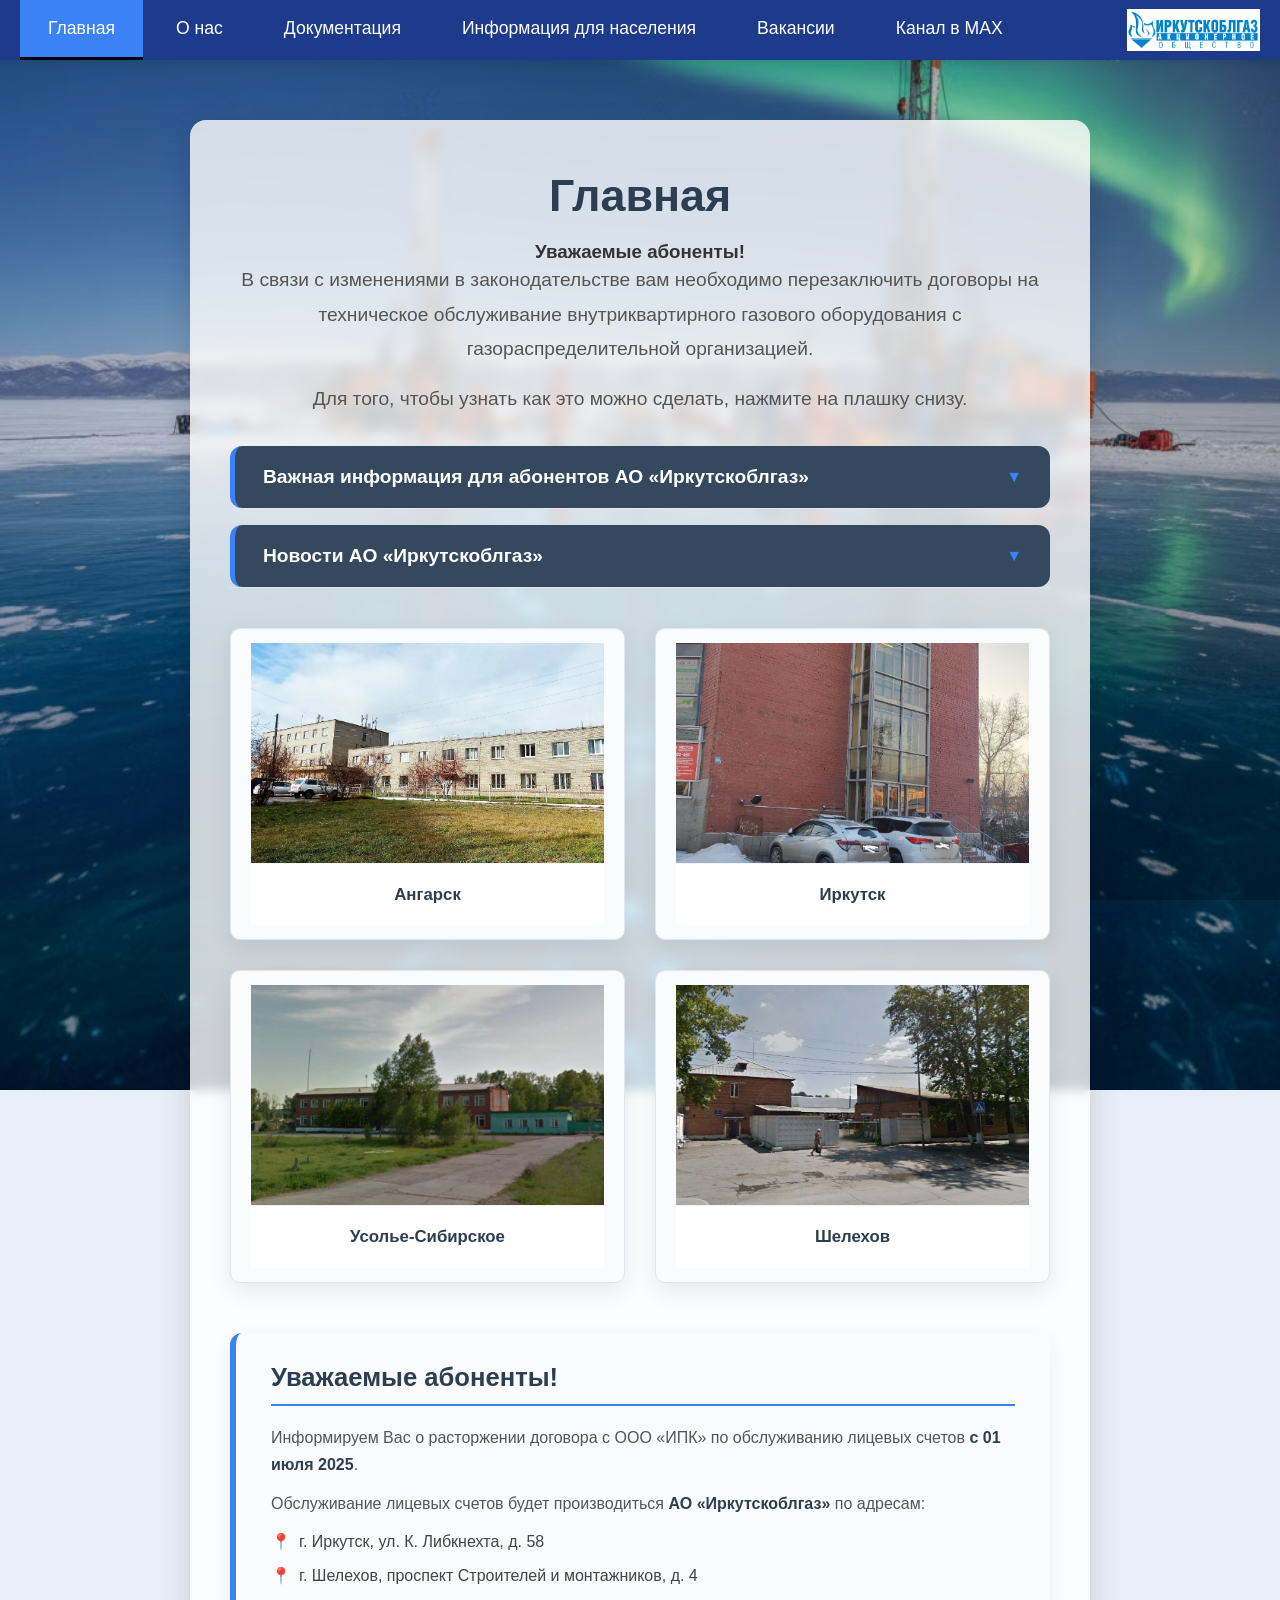
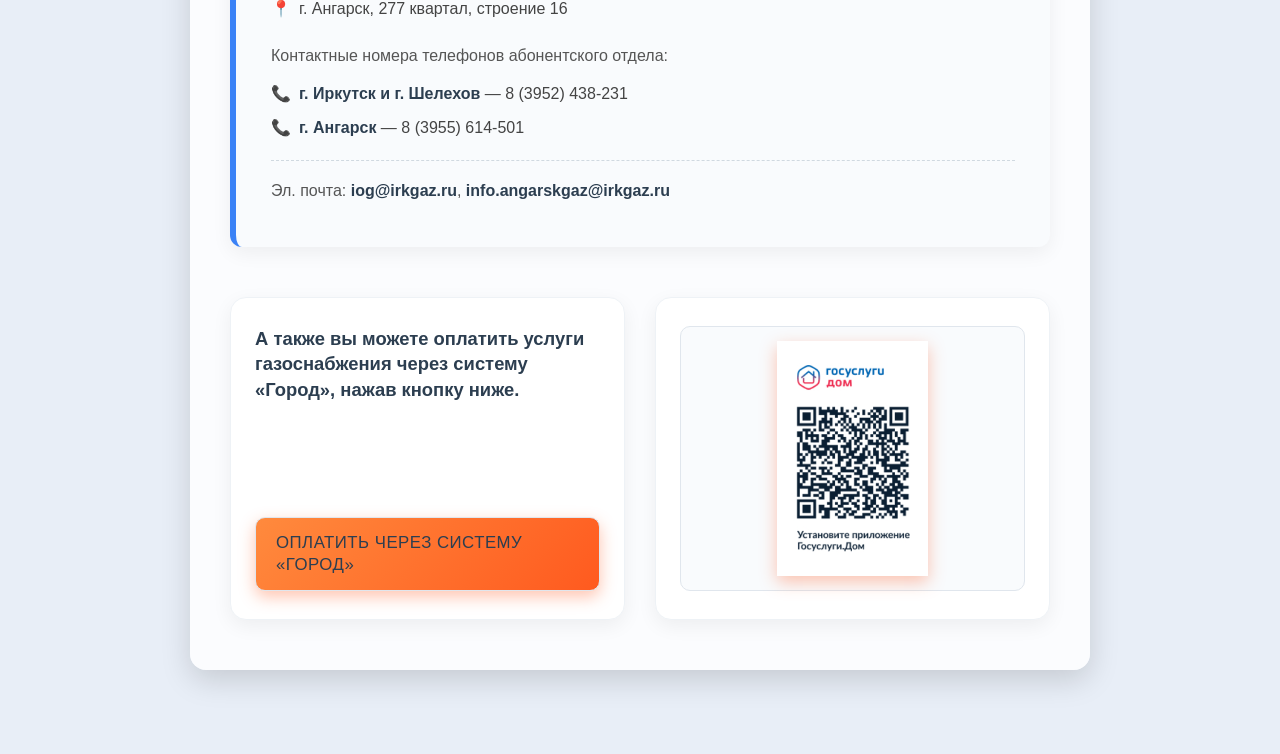
<file: index.html>
<!DOCTYPE html>
<html lang="ru">
<head>
    <link rel="icon" href="images/mini_logo2.png" sizes="32x32" type="image/png">
    <meta charset="UTF-8">
    <meta name="viewport" content="width=device-width, initial-scale=1.0">
    <title>Главная АО «Иркутскоблгаз»</title>
    <link rel="stylesheet" href="css/style.css">  
    <link rel="stylesheet" href="css/index.css"> 
</head>
<body>
    <nav class="navbar">
        <ul class="nav-menu">
            <li><a href="index.html" class="active">Главная</a></li>
            <li><a href="page2.html">О нас</a></li>
            <li><a href="page3.html">Документация</a></li>
            <li><a href="page4.html">Информация для населения</a></li>
            <li><a href="page5.html">Вакансии</a></li>
            <li><a href="https://max.ru/id3800000750_biz">Канал в MAX</a></li>
        </ul>

            <a href="index.html" class="nav-logo">
                <img src="images/logo.png" alt="Логотип">
            </a>
    </nav>

    

    <section class="page">
        <div class="docs-list">
            <div class="content-box">
                <h1>Главная</h1>
                <h3>Уважаемые абоненты!</h3>
                <p>В связи с изменениями в законодательстве вам необходимо перезаключить договоры на техническое обслуживание внутриквартирного газового оборудования с газораспределительной организацией.</p>
                <p>Для того, чтобы узнать как это можно сделать, нажмите на плашку снизу.</p>
                <div class="accordion">
                    <div>
                        <input type="checkbox" id="acc1">
                        <label for="acc1" class="accordion-header">
                            <span>Важная информация для абонентов АО «Иркутскоблгаз»</span>
                            <span class="arrow">▼</span>
                        </label>
                        <div class="accordion-content">
                            <dt><a href="contratcs/Политика обработки персональных данных ИОГ.pdf" target="_blank">
                                    Политика обработки персональных данных АО «Иркутскоблгаз»
                                </a><dt>
                            <dt><a href="contratcs/Документ Microsoft Word.docx" target="_blank">
                                    Документы, необходимые для заключения договоров на поставку газа, техническое обслуживание и ремонт внутриквартирного газового оборудования (ВКГО) и открытия лицевого счета
                                </a><dt>
                            <dt><a href="contratcs/Уважаемые-потребители-газа.pdf" target="_blank">
                                    Перезаключение договора на техническое обслуживание внутриувартирного газового оборудования с газораспределительной организацией
                                </a><dt>
                        </div>
                        
                    </div>

                    <div>
                        <input type="checkbox" id="acc2">
                        <label for="acc2" class="accordion-header">
                            <span>Новости АО «Иркутскоблгаз»</span>
                            <span class="arrow">▼</span>
                        </label>
                        <div class="accordion-content">
                            <dt><a href="contratcs/Объявление на сайт об измен цены с 01.10.2026 общее (1).docx" target="_blank">
                                    Изменение тарифов для граждан за услуги АО «Иркутскоблгаз» с 01.10.2026
                                </a><dt>
                        </div>                        
                    </div>
                </div>

                <div class="cards-grid">
                    <a href="ref_index_page/card1.html" class="card">
                        <img src="images/Angarsk.png">
                        <div class="card-caption">Ангарск</div>
                    </a>

                    <a href="ref_index_page/card2.html" class="card">
                        <img src="images/Irkutsk.png">
                        <div class="card-caption">Иркутск</div>
                    </a>

                    <a href="ref_index_page/card3.html" class="card">
                        <img src="images/usolie.png">
                        <div class="card-caption">Усолье-Сибирское</div>
                    </a>

                    <a href="ref_index_page/card4.html" class="card">
                        <img src="images/shelihov.png">
                        <div class="card-caption">Шелехов</div>
                    </a>
                </div>

                <div class="announcement">
                    <h2 class="announcement-title">Уважаемые абоненты!</h2>

                    <p class="announcement-lead">
                        Информируем Вас о расторжении договора с ООО «ИПК» по обслуживанию лицевых счетов
                        <strong>с 01 июля 2025</strong>.
                    </p>

                    <p>
                        Обслуживание лицевых счетов будет производиться <strong>АО «Иркутскоблгаз»</strong>
                        по адресам:
                    </p>

                    <ul class="announcement-addresses">
                        <li>г. Иркутск, ул. К. Либкнехта, д. 58</li>
                        <li>г. Шелехов, проспект Строителей и монтажников, д. 4</li>
                        <li>г. Ангарск, 277 квартал, строение 16</li>
                    </ul>

                    <p>Контактные номера телефонов абонентского отдела:</p>

                    <ul class="announcement-phones">
                        <li><span>г. Иркутск и г. Шелехов</span> — 8 (3952) 438-231</li>
                        <li><span>г. Ангарск</span> — 8 (3955) 614-501</li>
                    </ul>

                    <p class="announcement-email">
                        Эл. почта: <strong>iog@irkgaz.ru</strong>, <strong>info.angarskgaz@irkgaz.ru</strong>
                    </p>
                </div>

                <div class="action-grid">
                    <!-- Левая колонка -->
                    <div class="action-card">
                        <h3 class="action-title">А также вы можете оплатить услуги газоснабжения через систему «Город», нажав кнопку ниже.</h3>
                        <a href="https://gw3-online.uplati.ru/otpay/select_service/irkoblgaz?utm_source=irkutskoblgaz.ru&utm_medium=referral&utm_campaign=pay-button" target="_blank" class="action-btn">
                            Оплатить через систему «ГОРОД»
                        </a>
                    </div>

                    <!-- Правая колонка -->
                        <div class="action-card">
                        <a href="contratcs/Госуслуги.Дом-для-физлиц.pdf" class="action-image-link">
                            <img src="images/GosUslugi.png">
                        </a>
                    </div>

                </div>
            </div>
        </div>
    </section>

</body>
</html>
</file>
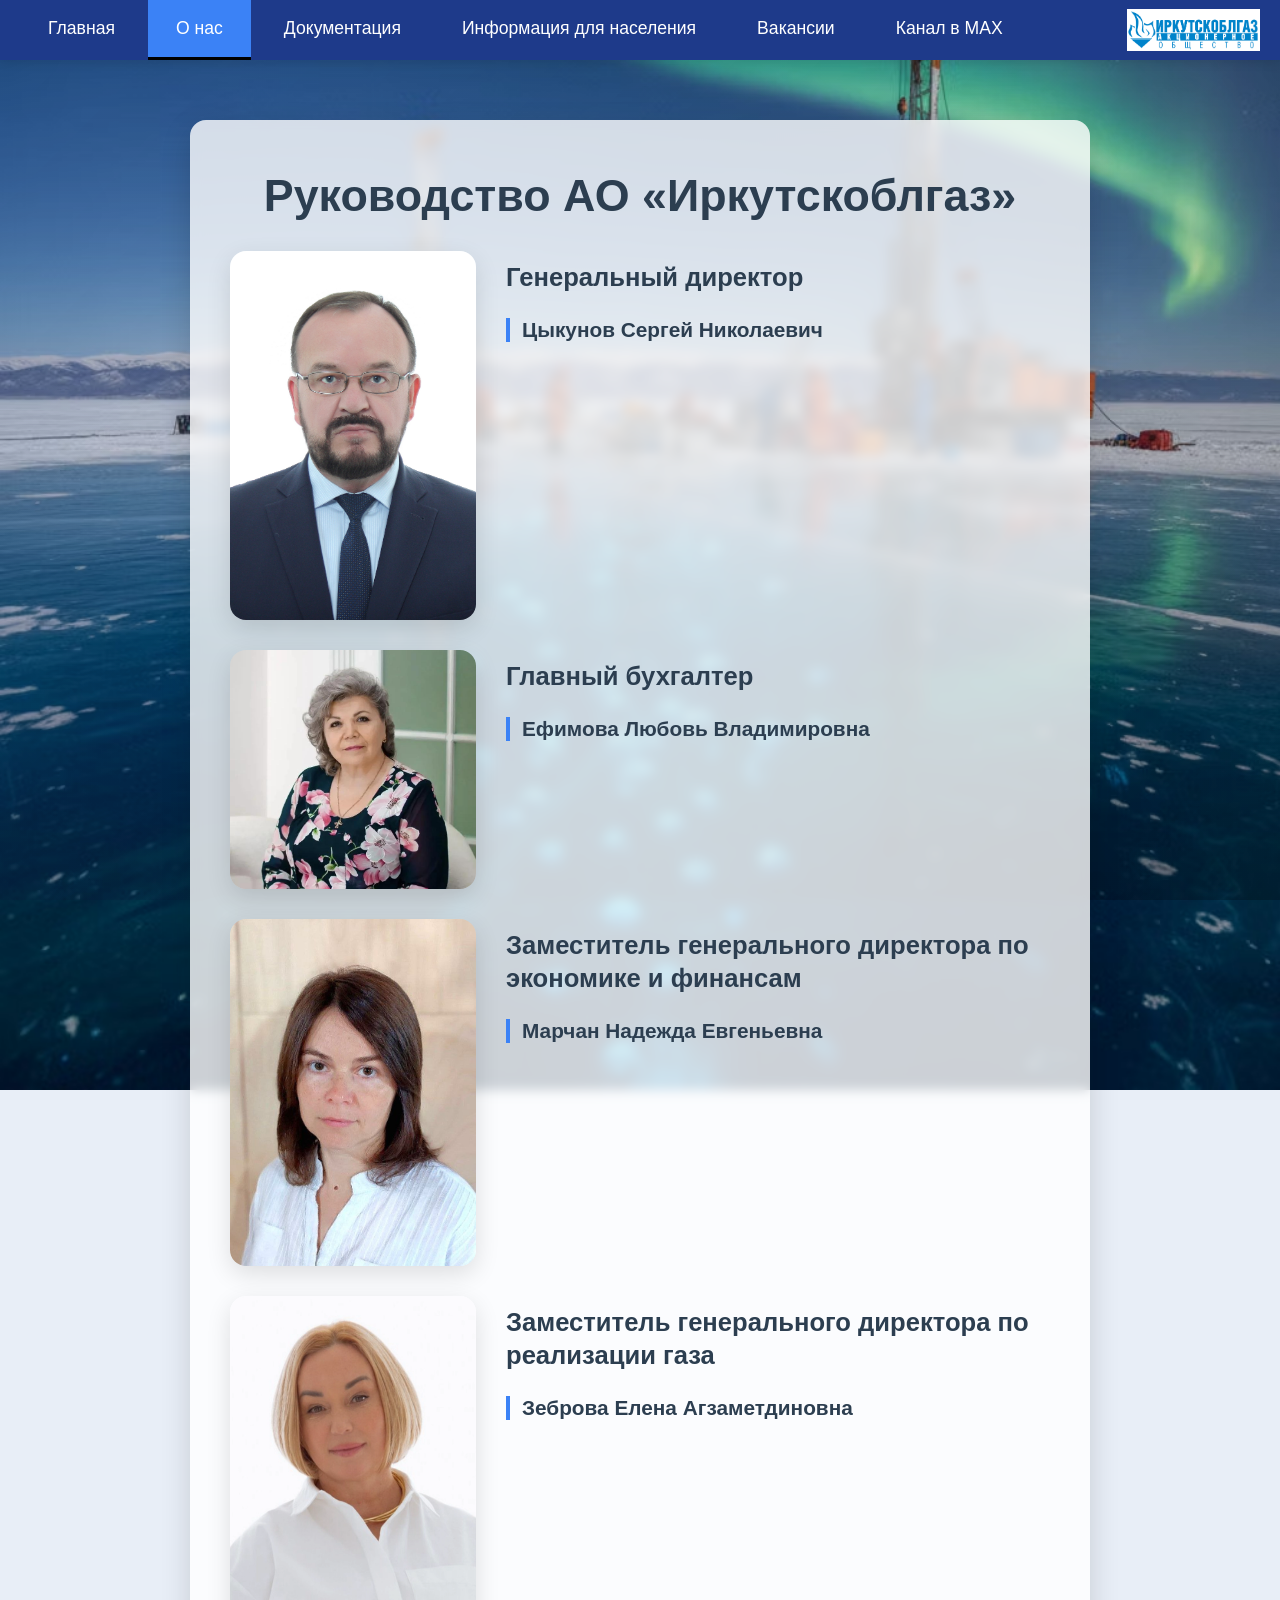
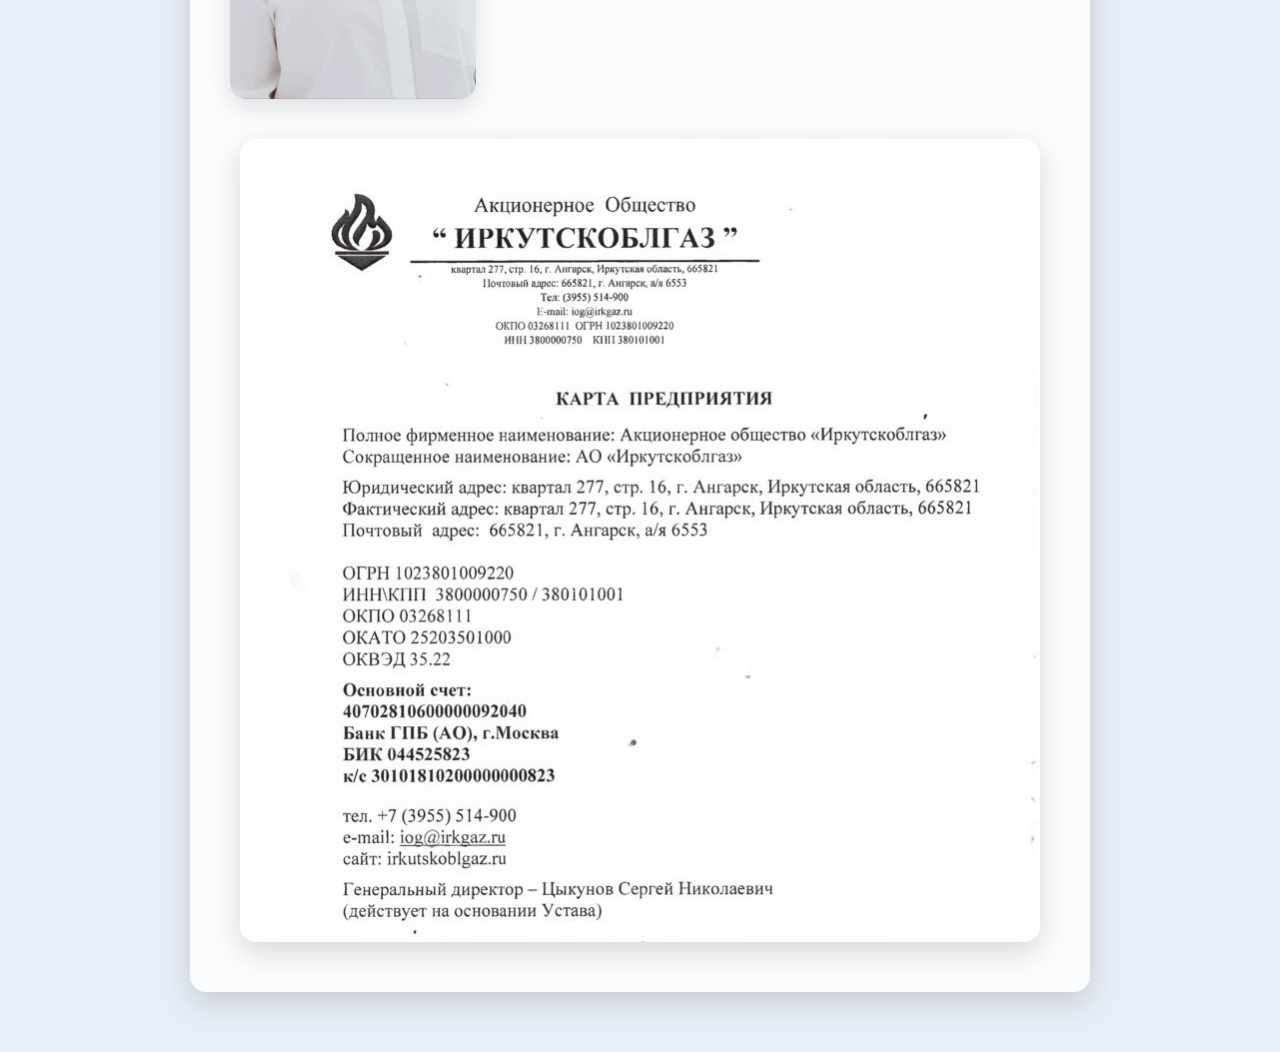
<file: page2.html>
<!DOCTYPE html>
<html lang="ru">
<head>
    <link rel="icon" href="images/mini_logo2.png" sizes="32x32" type="image/png">
    <meta charset="UTF-8">
    <meta name="viewport" content="width=device-width, initial-scale=1.0">
    <title>О нас АО «Иркутскоблгаз»</title>
    <link rel="stylesheet" href="css/style.css">
    <link rel="stylesheet" href="css/page2.css">
</head>
<body>

    <nav class="navbar">
        <ul class="nav-menu">
            <li><a href="index.html">Главная</a></li>
            <li><a href="page2.html" class="active">О нас</a></li>
            <li><a href="page3.html">Документация</a></li>
            <li><a href="page4.html">Информация для населения</a></li>
            <li><a href="page5.html">Вакансии</a></li>
            <li><a href="https://max.ru/id3800000750_biz">Канал в MAX</a></li>
        </ul>

        <a href="index.html" class="nav-logo">
                <img src="images/logo.png" alt="Логотип">
            </a>
    </nav>

    <section class="page">
        <div class="content-box">
            <h1>Руководство АО «Иркутскоблгаз»</h1>

            <div class="about-block">
                <!-- Левая колонка: фотография -->
                <div class="about-photo">
                    <img src="images/New_dir.jpg" alt="Фотография руководителя">
                </div>

                    <!-- Правая колонка: текст-подпись рядом с фото -->
                <div class="about-text">
                    <h2>Генеральный директор</h2>
                    <h3>Цыкунов Сергей Николаевич</h3>
                </div>
            </div>

            <div class="about-block">
                <!-- Левая колонка: фотография -->
                <div class="about-photo">
                    <img src="images/Lubov_Vladimirovna.jpg" alt="Фотография руководителя">
                </div>

                    <!-- Правая колонка: текст-подпись рядом с фото -->
                <div class="about-text">
                    <h2>Главный бухгалтер</h2>
                    <h3>Ефимова Любовь Владимировна</h3>
                </div>
            </div>

            <div class="about-block">
                <!-- Левая колонка: фотография -->
                <div class="about-photo">
                    <img src="images/Nadehda_Evgenievna.jpg" alt="Фотография руководителя">
                </div>

                    <!-- Правая колонка: текст-подпись рядом с фото -->
                <div class="about-text">
                    <h2>Заместитель генерального директора по экономике и финансам</h2>
                    <h3>Марчан Надежда Евгеньевна</h3>
                </div>
            </div>

            <div class="about-block">
                <!-- Левая колонка: фотография -->
                <div class="about-photo">
                    <img src="images/IMG_1908.webp" alt="Фотография руководителя">
                </div>

                    <!-- Правая колонка: текст-подпись рядом с фото -->
                <div class="about-text">
                    <h2>Заместитель генерального директора по реализации газа</h2>
                    <h3>Зеброва Елена Агзаметдиновна</h3>
                </div>
            </div>
            
            <div class="full-photo">
                <a href="images/Karta_Predpriatia.jpg" target="_blank">
                    <img src="images/Karta_Predpriatia.jpg" alt="Коллектив организации">
                </a>
            </div>
        </div>
    </section>

</body>
</html>
</file>
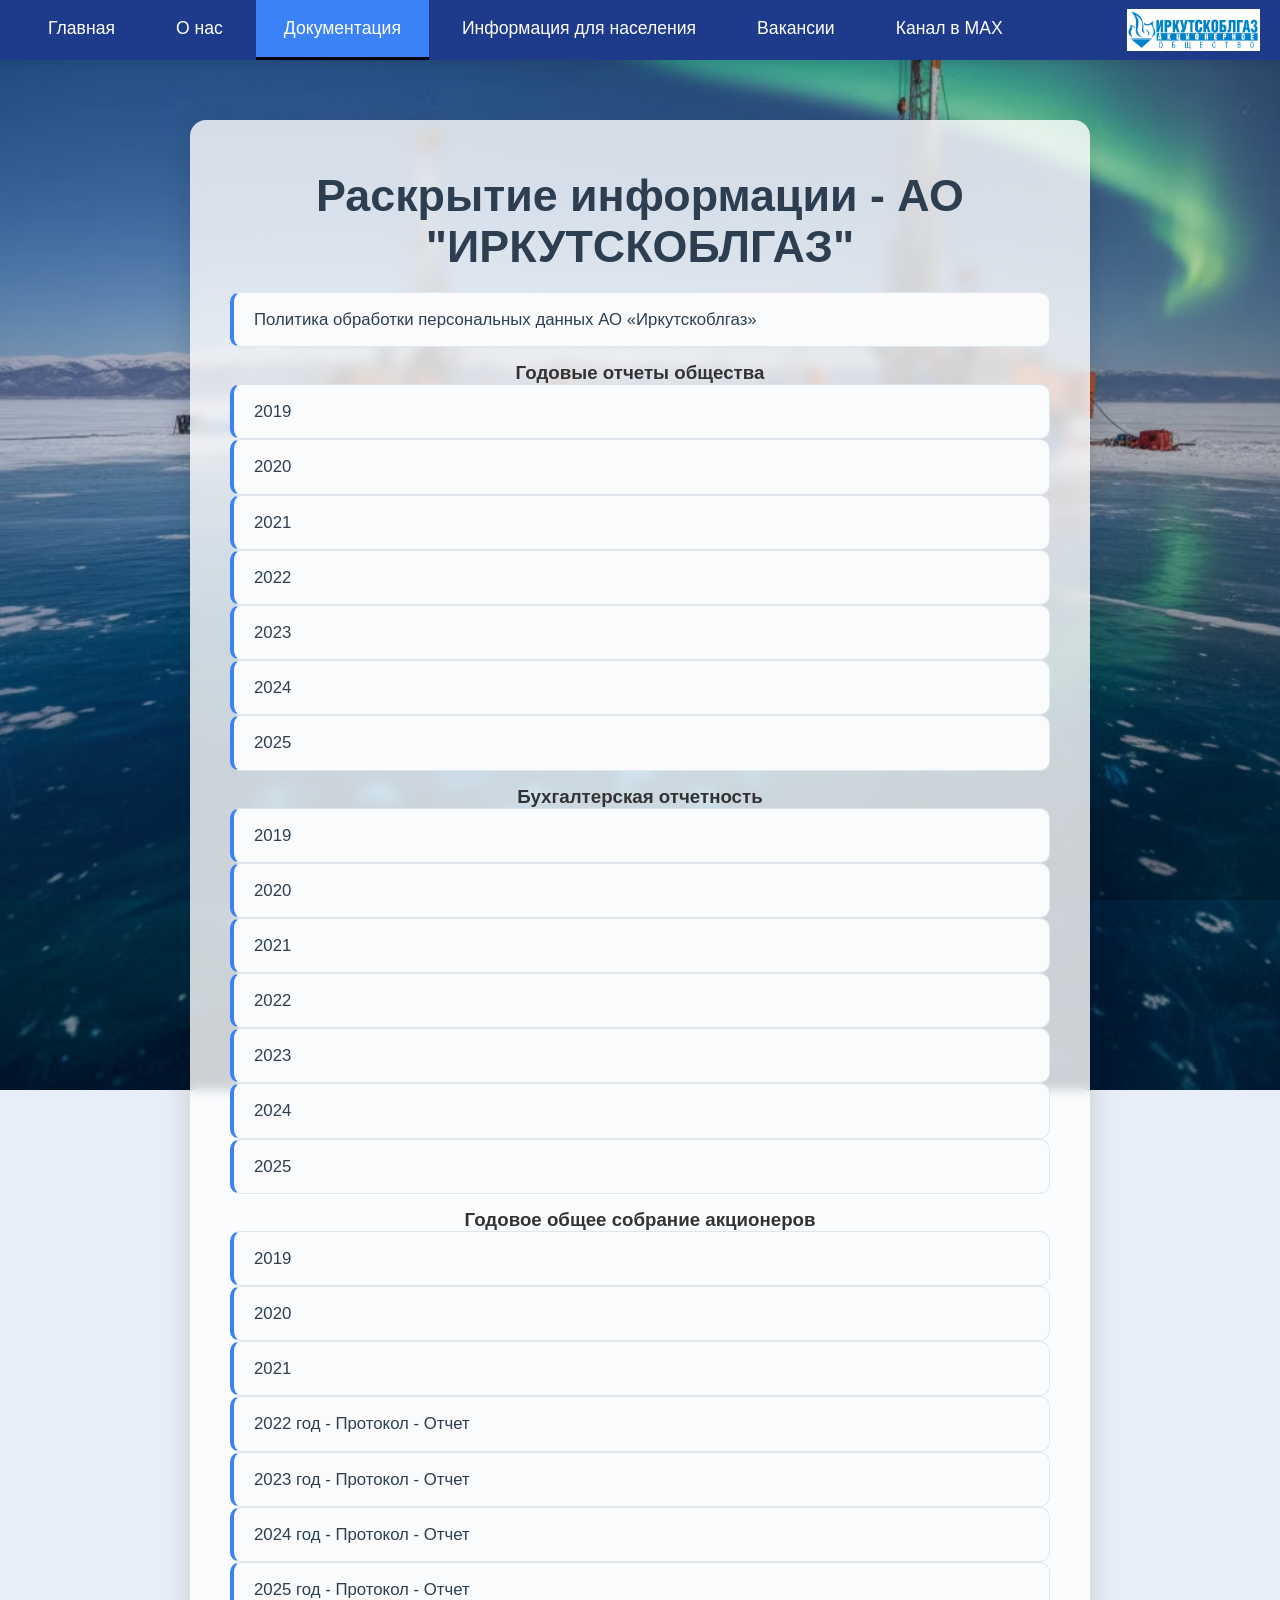
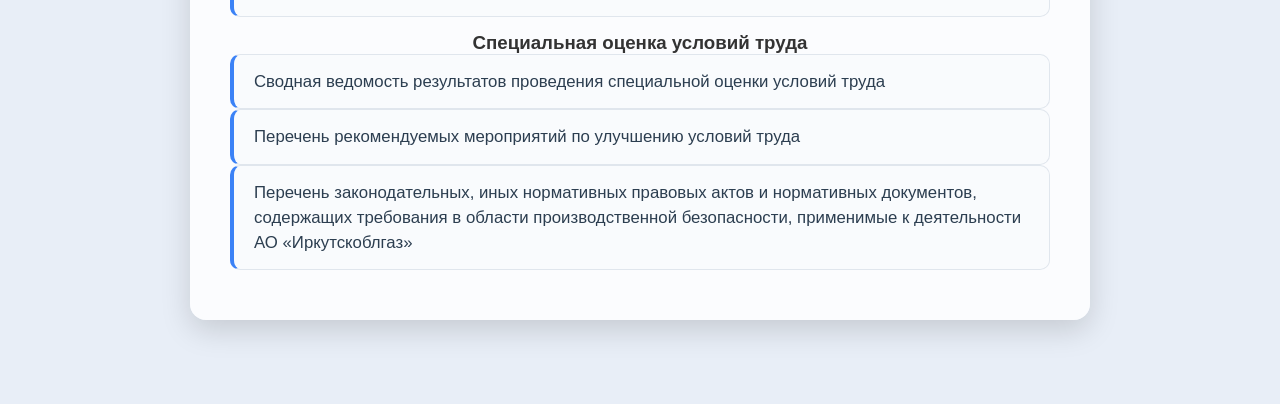
<file: page3.html>
<!DOCTYPE html>
<html lang="ru">
<head>
    <link rel="icon" href="images/mini_logo2.png" sizes="32x32" type="image/png">
    <meta charset="UTF-8">
    <meta name="viewport" content="width=device-width, initial-scale=1.0">
    <title>Документация АО «Иркутскоблгаз»</title>
    <link rel="stylesheet" href="css/style.css">
    <link rel="stylesheet" href="css/page3.css">
</head>
<body>

    <nav class="navbar">
        <ul class="nav-menu">
            <li><a href="index.html">Главная</a></li>
            <li><a href="page2.html">О нас</a></li>
            <li><a href="page3.html" class="active">Документация</a></li>
            <li><a href="page4.html">Информация для населения</a></li>
            <li><a href="page5.html">Вакансии</a></li>
            <li><a href="https://max.ru/id3800000750_biz">Канал в MAX</a></li>
        </ul>

        <a href="index.html" class="nav-logo">
                <img src="images/logo.png" alt="Логотип">
            </a>
    </nav>

    <section class="page">
        <div class="docs-list">
            <div class="content-box">
                <h1>Раскрытие информации - АО "ИРКУТСКОБЛГАЗ"</h1>
                <h3><a href="contratcs/Политика обработки персональных данных АО «Иркутскоблгаз».pdf" target="_blank">
                                    Политика обработки персональных данных АО «Иркутскоблгаз»
                                </a></h3>

                <p></p>
                <p></p>

                <h3>Годовые отчеты общества</h3>
                <a href="contratcs/2019-ГО.pdf" target="_blank">
                                    2019</a>
                <a href="contratcs/2020-ГО.pdf" target="_blank">
                                    2020</a>
                <a href="contratcs/2021-ГО.pdf" target="_blank">
                                    2021</a>
                <a href="contratcs/2022-ГО.pdf" target="_blank">
                                    2022</a>
                <a href="contratcs/2023-ГО.pdf" target="_blank">
                                    2023</a>
                <a href="contratcs/2024-ГО.pdf" target="_blank">
                                    2024</a>
                <a href="contratcs/2025-ГО.pdf" target="_blank">
                                    2025</a>

                <p></p>
                <p></p>

                <h3>Бухгалтерская отчетность</h3>
                <a href="contratcs/2019-БО.pdf" target="_blank">
                                    2019</a>
                <a href="contratcs/2020-БО.pdf" target="_blank">
                                    2020</a>
                <a href="contratcs/2021-БО.pdf" target="_blank">
                                    2021</a>
                <a href="contratcs/2022-БО.pdf" target="_blank">
                                    2022</a>
                <a href="contratcs/2023-БО.pdf" target="_blank">
                                    2023</a>
                <a href="contratcs/2024-БО.pdf" target="_blank">
                                    2024</a>
                <a href="contratcs/2025-БО.pdf" target="_blank">
                                    2025</a>
            
                <p></p>
                <p></p>

                                <h3>Годовое общее собрание акционеров</h3>
                <a href="" target="_blank">
                                    2019</a>
                <a href="" target="_blank">
                                    2020</a>
                <a href="" target="_blank">
                                    2021</a>
                <a href="contratcs/Протокол-ГОСА-АО-ПРЦ-от-30.06.2022.pdf" target="_blank">
                                    2022 год - Протокол - Отчет</a>
                <a href="contratcs/Протокол-ГОСА_ИОГ_2023.pdf" target="_blank">
                                    2023 год - Протокол - Отчет</a>
                <a href="contratcs/Протокол-ГОСА_ИОГ_2024.pdf" target="_blank">
                                    2024 год - Протокол - Отчет</a>
                <a href="contratcs/Протокол-ГОСА_2026_ИОГ.pdf" target="_blank">
                                    2025 год - Протокол - Отчет</a>
            
                <p></p>
                <p></p>

                <h3>Специальная оценка условий труда</h3>
                <a href="contratcs/Сводная-ведомость-результатов-проведения-специальной-оценки-условий-труда.pdf" target="_blank">
                                    Сводная ведомость результатов проведения специальной оценки условий труда</a>
                <a href="contratcs/Перечень-рекомендуемых-мероприятий-по-улучшению-условий-труда.pdf" target="_blank">
                                    Перечень рекомендуемых мероприятий по улучшению условий труда</a>
                <a href="contratcs/Перечень-НПА-подписанный.pdf" target="_blank">
                                    Перечень законодательных, иных нормативных правовых актов и нормативных документов, содержащих требования в области производственной безопасности, применимые к деятельности АО «Иркутскоблгаз»</a>
            </div>
        </div>
    </section>

</body>
</html>
</file>
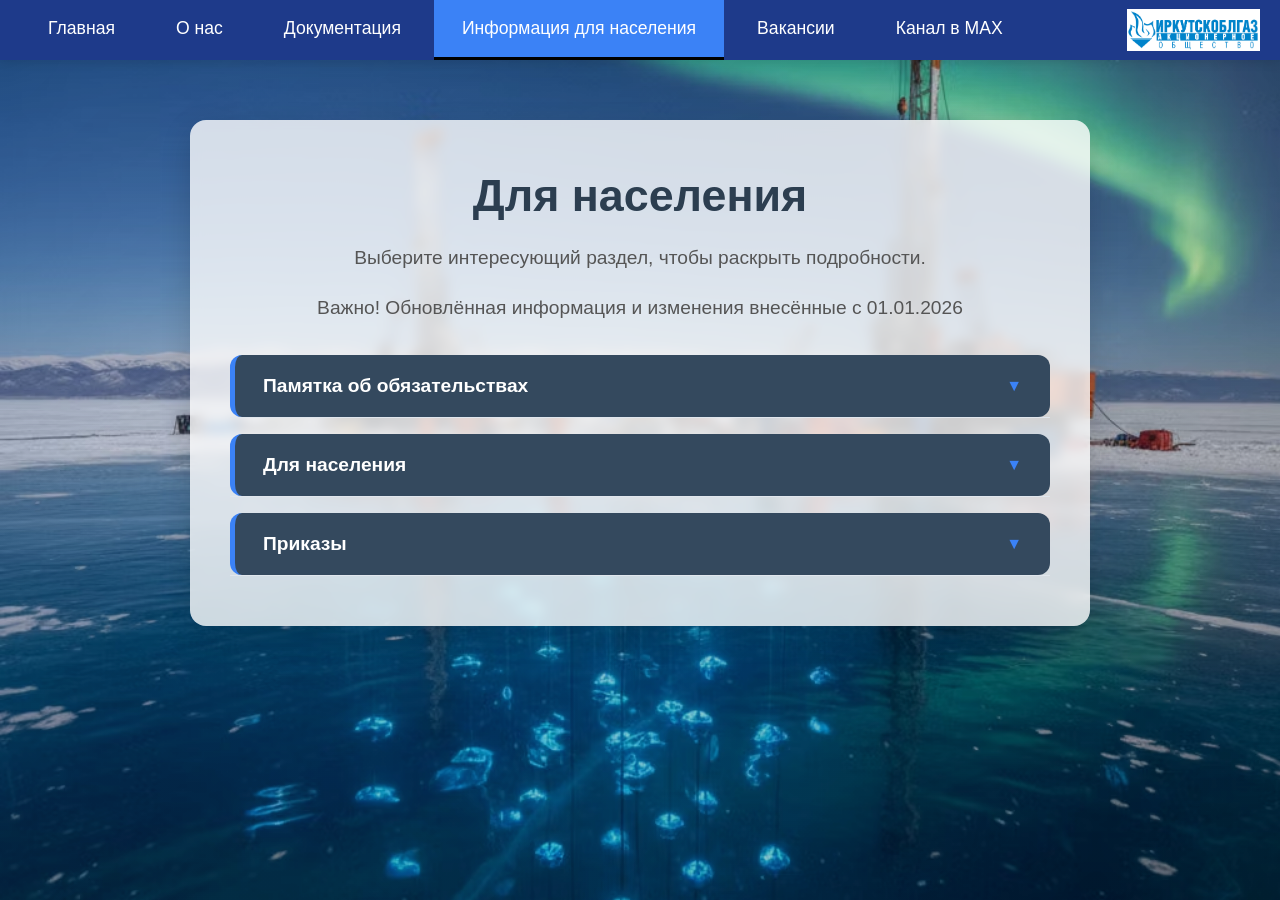
<file: page4.html>
<!DOCTYPE html>
<html lang="ru">
<head>
    <link rel="icon" href="images/mini_logo2.png" sizes="32x32" type="image/png">
    <meta charset="UTF-8">
    <meta name="viewport" content="width=device-width, initial-scale=1.0">
    <title>Информация для населения АО «Иркутскоблгаз»</title>
    <link rel="stylesheet" href="css/style.css">
    <link rel="stylesheet" href="css/page4.css">
</head>
<body>

    <nav class="navbar">
        <ul class="nav-menu">
            <li><a href="index.html">Главная</a></li>
            <li><a href="page2.html">О нас</a></li>
            <li><a href="page3.html">Документация</a></li>
            <li><a href="page4.html" class="active">Информация для населения</a></li>
            <li><a href="page5.html">Вакансии</a></li>
            <li><a href="https://max.ru/id3800000750_biz" target="_blank">Канал в MAX</a></li>
        </ul>

        <a href="index.html" class="nav-logo">
                <img src="images/logo.png" alt="Логотип">
            </a>
    </nav>

    <section class="page">
        <div class="content-box">
            <h1>Для населения</h1>
            <p>Выберите интересующий раздел, чтобы раскрыть подробности.</p>
            <p>Важно! Обновлённая информация и изменения внесённые с 01.01.2026</p>

            <div class="accordion">
                
                <!-- Блок 1: Памятка -->
                <div>
                    <input type="checkbox" id="acc3">
                    <label for="acc3" class="accordion-header">
                        <span>Памятка об обязательствах</span>
                        <span class="arrow">▼</span>
                    </label>
                    <div class="accordion-content">
                        <p>ЖИЛИЩНО-ЭКСПЛУАТАЦИОННЫЕ ОРГАНИЗАЦИИ И ДОМОВЛАДЕЛЬЦЫ ОБЯЗАНЫ:</p>
                        <li><strong>Оказывать предприятиям газового хозяйства всестороннюю помощь при проведении ими технического обслуживания газового оборудования (1 раз в год) и пропаганды безопасности пользования газом среди населения.</strong></li>
                        <li><strong>Содержать в надлежащем техническом состоянии подвалы, технические коридоры и подполья, поддерживать в рабочем состоянии их электроосвещение и вентиляцию. Следить за местами пересечений внутренних газопроводов и строительных элементов зданий, герметизаций вводов в здания инженерных коммуникаций.</strong></li>
                        <li><strong>Обеспечивать работникам предприятий газового хозяйства беспрепятственный доступ в любое время суток в подвалы, технические подполья и помещения первых этажей для проверки их на загазованность.</strong></li>
                        <li><strong>Своевременно обеспечивать проверку состояния дымоходов, вентиляционных каналов и оголовков дымоходов, осуществлять контроль за качеством их проверки, предоставлять предприятиям газового хозяйства, по их требованию, акты проверки исправности дымоходов и вентиляционных каналов или сведения о последней проверке, занесенные в специальный журнал.</strong></li>
                        <li><strong>Немедленно сообщать предприятиям газового хозяйства о необходимости отключения газовых приборов при самовольной их установке или выявлении неисправности дымоходов.</strong></li>
                        <li><strong>Заселять газифицированные квартиры (заселение первичное, при обмене) только после инструктажа жильцов представителем предприятия газового хозяйства при наличии подтверждающего документа.</strong></li>
                        <li><strong>Вызывать представителя газового хозяйства для отключения приборов при выезде жильца на квартиры.</strong></li>
                        <a href="contratcs/1-Памятка.jpg" target="_blank">
                            <img src="contratcs/1-Памятка.jpg" alt="Приказ №123">
                        </a>
                    </div>
                </div>
                
                <!-- Блок 2: Для населения -->
                <div>
                    <input type="checkbox" id="acc1">
                    <label for="acc1" class="accordion-header">
                        <span>Для населения</span>
                        <span class="arrow">▼</span>
                    </label>
                    <div class="accordion-content">
                        <dt><a href="contratcs/Договор-на-поставку-газа-Иркутскоблгаз.pdf" target="_blank">
                                Договор на поставку газа для населения
                            </a></dt>
                        <dt><a href="contratcs/Приказ-№45-П—Об-изменении-цены-на-АГЗС-АО-«Иркутскоблгаз».pdf" target="_blank">
                                Приказ №45-П от 13 марта 2026 — Об изменении цены на АГЗС АО «Иркутскоблгаз»
                            </a></dt>
                    </div>
                </div>

                <!-- Блок 3: Приказы -->
                <div>
                    <input type="checkbox" id="acc2">
                    <label for="acc2" class="accordion-header">
                        <span>Приказы</span>
                        <span class="arrow">▼</span>
                    </label>
                    <div class="accordion-content">
                        <dt><a href="contratcs/ПРИКАЗ-№202-П-ОТ-29.12.2025-АО-«ИРКУТСКОБЛГАЗ».pdf" target="_blank">
                                ПРИКАЗ №202-П ОТ 29.12.2025 АО «ИРКУТСКОБЛГАЗ» Об установлении цены реализации на газ сухой, реализуемый для Юр лиц с 01.01.2026
                            </a></dt>
                        <dt><a href="contratcs/ПРИКАЗ-№201-П-ОТ-29.12.2025-АО-«ИРКУТСКОБЛГАЗ».pdf" target="_blank">
                                ПРИКАЗ №201-П ОТ 29.12.2025 АО «ИРКУТСКОБЛГАЗ» Об утверждении прейскуранта цен на работы по тех обслуживанию и ремонту газораспределительных систем
                            </a></dt>
                        <dt><a href="contratcs/ПРИКАЗ-№200-П-ОТ-29.12.2025-АО-«ИРКУТСКОБЛГАЗ».pdf" target="_blank">
                                ПРИКАЗ №200-П ОТ 29.12.2025 АО «ИРКУТСКОБЛГАЗ» Об утверждении розничных цен на сжиженный газ на территории Ангарского городского муниципального образования Ирк области
                            </a></dt>
                        <dt><a href="contratcs/ПРИКАЗ-№199-П-ОТ-29.12.2025-АО-«ИРКУТСКОБЛГАЗ».pdf" target="_blank">
                                ПРИКАЗ №199-П ОТ 29.12.2025 АО «ИРКУТСКОБЛГАЗ» Об установлении цены на сжиженный газ, реализуемый из групповых газовых резервуарных установок населению для бытовых нужд
                            </a></dt>
                        <dt><a href="contratcs/ПРИКАЗ-№79-594-ОТ-19.12.2025-СЛУЖБА-ПО-ТАРИФАМ.pdf" target="_blank">
                                ПРИКАЗ №79-594 ОТ 19.12.2025 СЛУЖБА ПО ТАРИФАМ Об установлении цены на сжиженный газ, реализуемый населению для бытовых нужд на территории Ангарского городского муниципального образования Ирк области
                            </a></dt>
                        <dt><a href="contratcs/ПРИКАЗ-№79-595-ОТ-19.12.2025-СЛУЖБА-ПО-ТАРИФАМ.pdf" target="_blank">
                                ПРИКАЗ №79-595 ОТ 19.12.2025 СЛУЖБА ПО ТАРИФАМ Об установлении цены на сжиженный газ, реализуемый населению для бытовых нужд на территории Иркутской области
                            </a></dt>
                    </div>
                </div>

            </div>
        </div>
    </section>

</body>
</html>
</file>
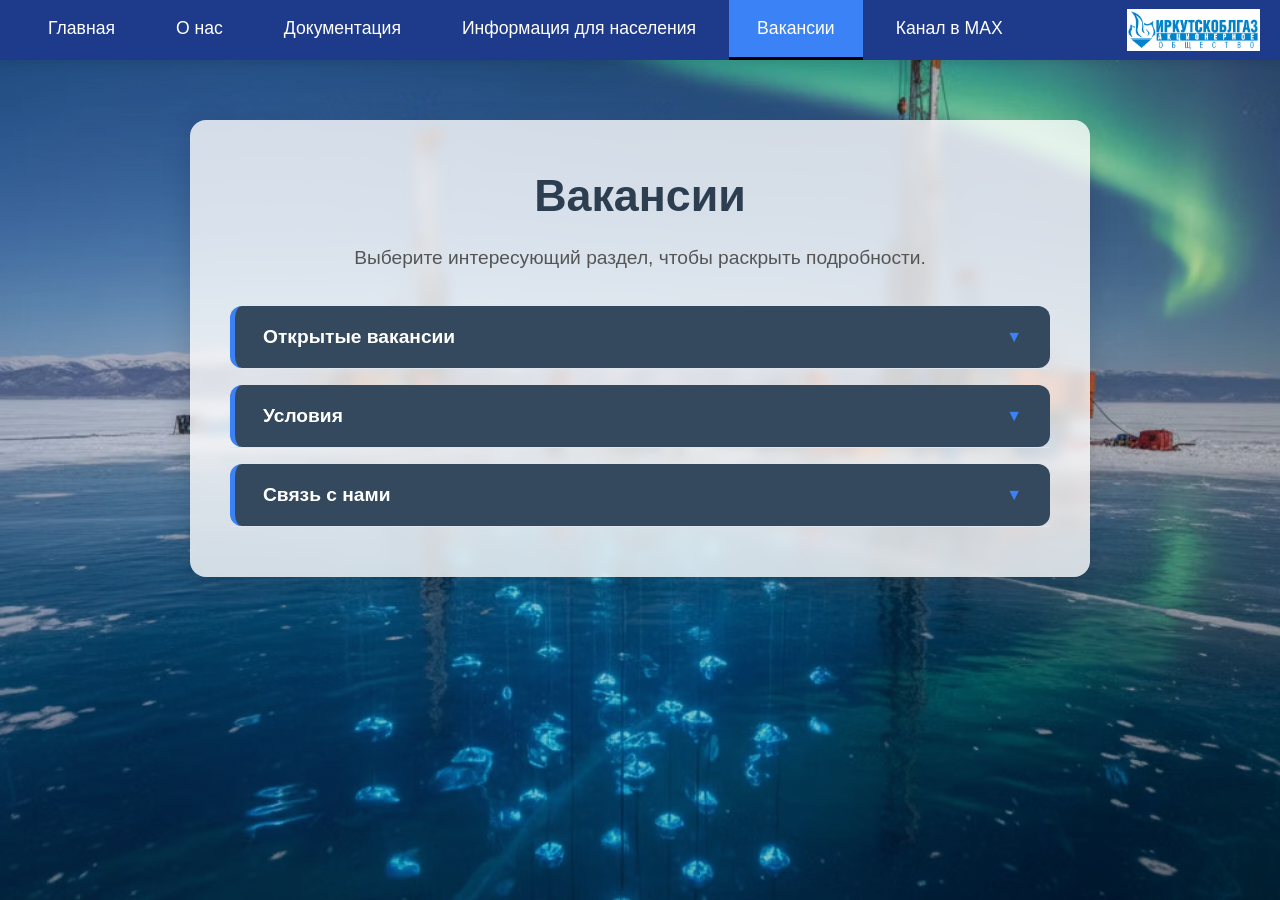
<file: page5.html>
<!DOCTYPE html>
<html lang="ru">
<head>
    <link rel="icon" href="images/mini_logo2.png" sizes="32x32" type="image/png">
    <meta charset="UTF-8">
    <meta name="viewport" content="width=device-width, initial-scale=1.0">
    <title>Вакансии АО «Иркутскоблгаз»</title>
    <link rel="stylesheet" href="css/style.css">
    <link rel="stylesheet" href="css/page5.css">
</head>
<body>

    <nav class="navbar">
        <ul class="nav-menu">
            <li><a href="index.html">Главная</a></li>
            <li><a href="page2.html">О нас</a></li>
            <li><a href="page3.html">Документация</a></li>
            <li><a href="page4.html">Информация для населения</a></li>
            <li><a href="page5.html" class="active">Вакансии</a></li>
            <li><a href="https://max.ru/id3800000750_biz">Канал в MAX</a></li>
        </ul>

        <a href="index.html" class="nav-logo">
                <img src="images/logo.png" alt="Логотип">
            </a>
    </nav>

    <section class="page">
        <div class="content-box">
            <h1>Вакансии</h1>
            <p>Выберите интересующий раздел, чтобы раскрыть подробности.</p>

            <div class="accordion">
                <!-- Блок 1: Открытые вакансии -->
                <div>
                    <input type="checkbox" id="acc1">
                    <label for="acc1" class="accordion-header">
                        <span>Открытые вакансии</span>
                        <span class="arrow">▼</span>
                    </label>
                    <div class="accordion-content">
                        <p>Приглашаем на работу:</p>
                        <h3><strong>г. Ангарск</strong></h3>
                        <ul>
                            <li><strong>Заместитель главного бухгалтера</strong> — з/п  от 63 000 руб./мес.</li>
                            <li><strong>Главный энергетик</strong> — з/п от 66 900 руб./мес.</li>
                            <li><strong>Монтёр по защите подземных трубопроводов от коррозии</strong> — з/п от 37 714 руб./мес.</li>
                            <li><strong>Слесарь по эксплуатации и ремонту газового оборудования (ВКГО)</strong> — з/п от 40 000 руб./мес. (сдельная оплата труда)</li>
                            <li><strong>Слесарь-сантехник</strong> — з/п от 37 714 руб./мес.</li>
                            <li><strong>Электрогазосварщик</strong> — з/п от 60 235 руб./мес.</li>
                        </ul>

                        <h3><strong>г. Иркутск</strong></h3>
                        <ul>
                            <li><strong>Слесарь по эксплуатации и ремонту подземных газопроводов</strong> — (после испытательного срока сменный график работы) з/п от 50 000 руб./мес.</li>
                        </ul>

                        <h3><strong>г. Усолье-Сибирское</strong></h3>
                        <ul>                                                       
                            <li><strong>Слесарь по эксплуатации и ремонту подземных газопроводов</strong> — з/п от 37 714 руб./мес.
                            <li><strong>Мастер аварийно-диспетчерской службы </strong> — (сменный график работы) з/п от 44 200 руб./мес.
                        </ul>
                    </div>
                </div>

                <!-- Блок 2: Условия -->
                <div>
                    <input type="checkbox" id="acc2">
                    <label for="acc2" class="accordion-header">
                        <span>Условия</span>
                        <span class="arrow">▼</span>
                    </label>
                    <div class="accordion-content">
                        <dt>Официальное трудоустройство, перспективы профессионального развития и карьерного роста, премии к профессиональному празднику Дню работников нефтяной и газовой промышленности, ежегодная индексация заработной платы, подарки детям сотрудников к Новому году, дружный коллектив, работа в шаговой доступности.</dt>
                    </div>
                </div>

                <!-- Блок 3: Связь с нами -->
                <div>
                    <input type="checkbox" id="acc3">
                    <label for="acc3" class="accordion-header">
                        <span>Связь с нами</span>
                        <span class="arrow">▼</span>
                    </label>
                    <div class="accordion-content">
                        <dt>Отдел кадров</dt>
                        <p>
                            <a href="https://go.2gis.com/j8hrN" target="_blank">
                                город Ангарск, 277 квартал, строение 16
                            </a>
                        </p>

                        <dt>Контакты:</dt>
                        <dl>
                            <dt>Телефон</dt>    
                            <a href="tel:+73955514904" class="contacts-phone">
                                8 (3955) 514-904
                            </a>
                            <dt>Email</dt>
                            <dd>zharnikova@irkgaz.ru</dd>
                        </dl>
                    </div>
                </div>
            </div>
        </div>
    </section>
</body>
</html>
</file>
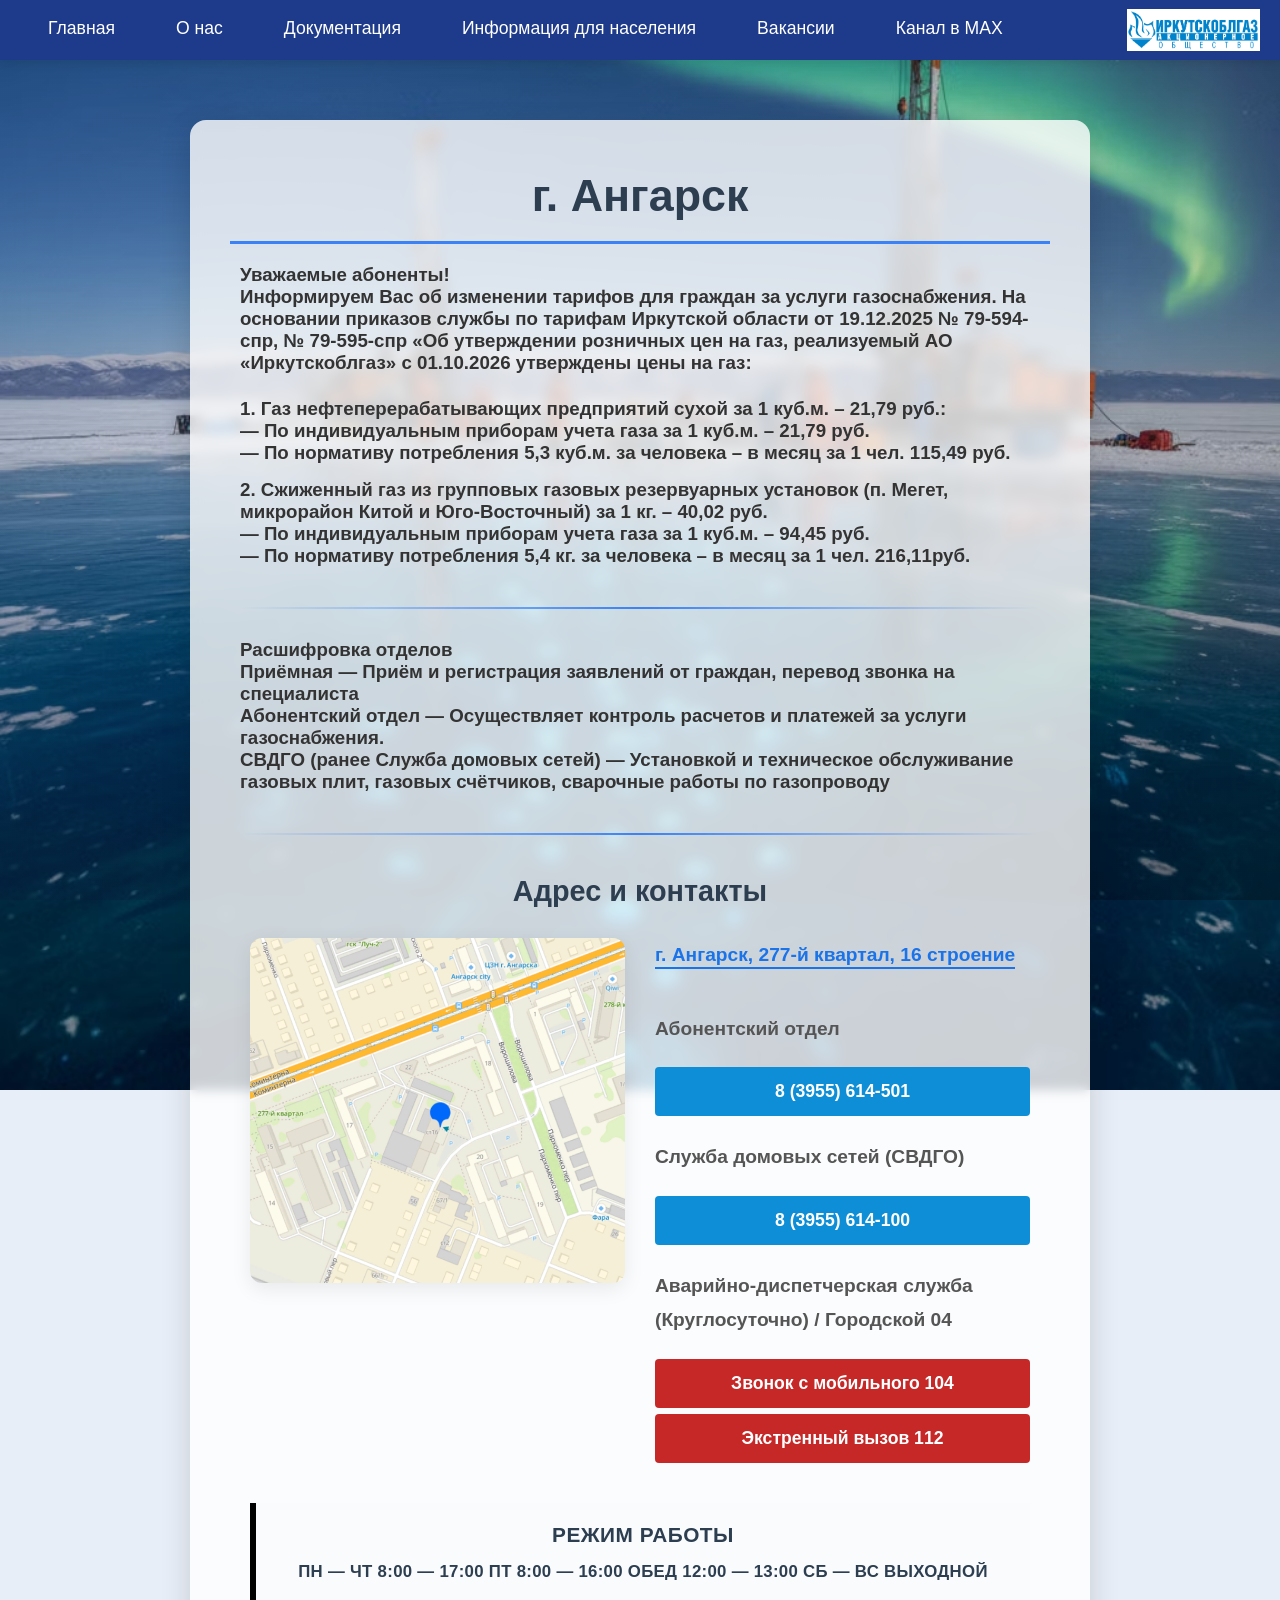
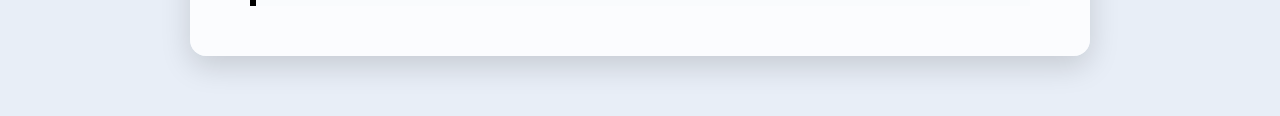
<file: ref_index_page/card1.html>
<!DOCTYPE html>
<html lang="ru">
<head>
    <link rel="icon" href="../images/mini_logo2.png" sizes="32x32" type="image/png">
    <meta charset="UTF-8">
    <meta name="viewport" content="width=device-width, initial-scale=1.0">
    <title>Ангарск АО «Иркутскоблгаз»</title>
    <link rel="stylesheet" href="../css/style.css">  
    <link rel="stylesheet" href="card.css"> 
</head>
<body>

    <nav class="navbar">
        <ul class="nav-menu">
            <li><a href="../index.html">Главная</a></li>
            <li><a href="../page2.html">О нас</a></li>
            <li><a href="../page3.html">Документация</a></li>
            <li><a href="../page4.html">Информация для населения</a></li>
            <li><a href="../page5.html">Вакансии</a></li>
            <li><a href="https://max.ru/id3800000750_biz">Канал в MAX</a></li>
        </ul>

        <a href="../index.html" class="nav-logo">
                <img src="../images/logo.png" alt="Логотип">
            </a>
    </nav>

    <section class="page">
        <div class="content-box">
            <h1 class="card-page-title">г. Ангарск</h1>
            <div class="card-text">
                
                    <h3>Уважаемые абоненты!</h3>
                    <h3>Информируем Вас об изменении тарифов для граждан за услуги газоснабжения. На основании приказов службы по тарифам Иркутской области от 19.12.2025 № 79-594-спр, № 79-595-спр «Об утверждении розничных цен на газ, реализуемый АО «Иркутскоблгаз» с 01.10.2026 утверждены цены на газ:</h3>
                    <p></p>
                    <h3>1. Газ нефтеперерабатывающих предприятий сухой за 1 куб.м. – 21,79 руб.:</h3>
                    <h3>— По индивидуальным приборам учета газа за 1 куб.м. – 21,79 руб.<h3>
                    <h3>— По нормативу потребления 5,3 куб.м. за человека – в месяц за 1 чел. 115,49 руб.</h3>
                    <p></p>
                    <h3>2. Сжиженный газ из групповых газовых резервуарных установок (п. Мегет, микрорайон Китой и Юго-Восточный) за 1 кг. – 40,02 руб.</h3>
                    <h3>— По индивидуальным приборам учета газа за 1 куб.м. – 94,45 руб.</h3>
                    <h3>— По нормативу потребления 5,4 кг. за человека – в месяц за 1 чел. 216,11руб.</h3>
                    
                    <p></p>
                    <hr class="card-divider">
                    <p></p>

                    <h3>Расшифровка отделов</h3>
                    <h3>Приёмная — Приём и регистрация заявлений от граждан, перевод звонка на специалиста</h3>
                    <h3>Абонентский отдел — Осуществляет контроль расчетов и платежей за услуги газоснабжения.</h3>
                    <h3>СВДГО (ранее Служба домовых сетей) — Установкой и техническое обслуживание газовых плит, газовых счётчиков, сварочные работы по газопроводу</h3>
                    <p></p>
                    <p></p>

            </div>
            <hr class="card-divider">

        
            <div class="contacts-section">

                <h2 class="contacts-heading">Адрес и контакты</h2>

                <div class="contacts-wrap">

                    <!-- ============================================
                        ЛЕВАЯ ЧАСТЬ: КАРТА
                        ============================================ -->
                    <div class="contacts-map">
                        <a href="https://go.2gis.com/j8hrN" target="_blank">
                            <img src="../images/AngarskToGus.png" alt="Карта: г. Ангарск, 277-й квартал, 16 строение">
                        </a>
                    </div>

                    <!-- ============================================
                        ПРАВАЯ ЧАСТЬ: КОНТАКТЫ
                        ============================================ -->
                    <div class="contacts-info">

                        <!-- Адрес (ссылка на карту) -->
                        <p class="contacts-address">
                            <a href="https://go.2gis.com/j8hrN" target="_blank">
                                г. Ангарск, 277-й квартал, 16 строение
                            </a>
                        </p>

                        <!-- Абонентский отдел -->
                        <p class="contacts-label">Абонентский отдел</p>
                        <a href="tel:+73955614501" class="contacts-phone">
                            8 (3955) 614-501
                        </a>

                        <!-- СВДГО -->
                        <p class="contacts-label">Служба домовых сетей (СВДГО)</p>
                        <a href="tel:+73955614100" class="contacts-phone">
                            8 (3955) 614-100
                        </a>

                        <!-- Аварийно-диспетчерская служба -->
                        <p class="contacts-label">
                            Аварийно-диспетчерская служба<br>
                            (Круглосуточно) / Городской 04
                        </p>

                        <a href="tel:104" class="contacts-phone contacts-phone--danger">
                            Звонок с мобильного 104
                        </a>

                        <a href="tel:112" class="contacts-phone contacts-phone--danger">
                            Экстренный вызов 112
                        </a>

                    </div>

                </div>

                <!-- ============================================
                    РЕЖИМ РАБОТЫ (снизу)
                    ============================================ -->
                <div class="contacts-schedule">
                    <h3>Режим работы</h3>
                    <p>
                        ПН — ЧТ 8:00 — 17:00
                        ПТ 8:00 — 16:00
                        ОБЕД 12:00 — 13:00
                        СБ — ВС выходной
                    </p>
                </div>

        </div>
    </section>

    

</body>
</html>
</file>
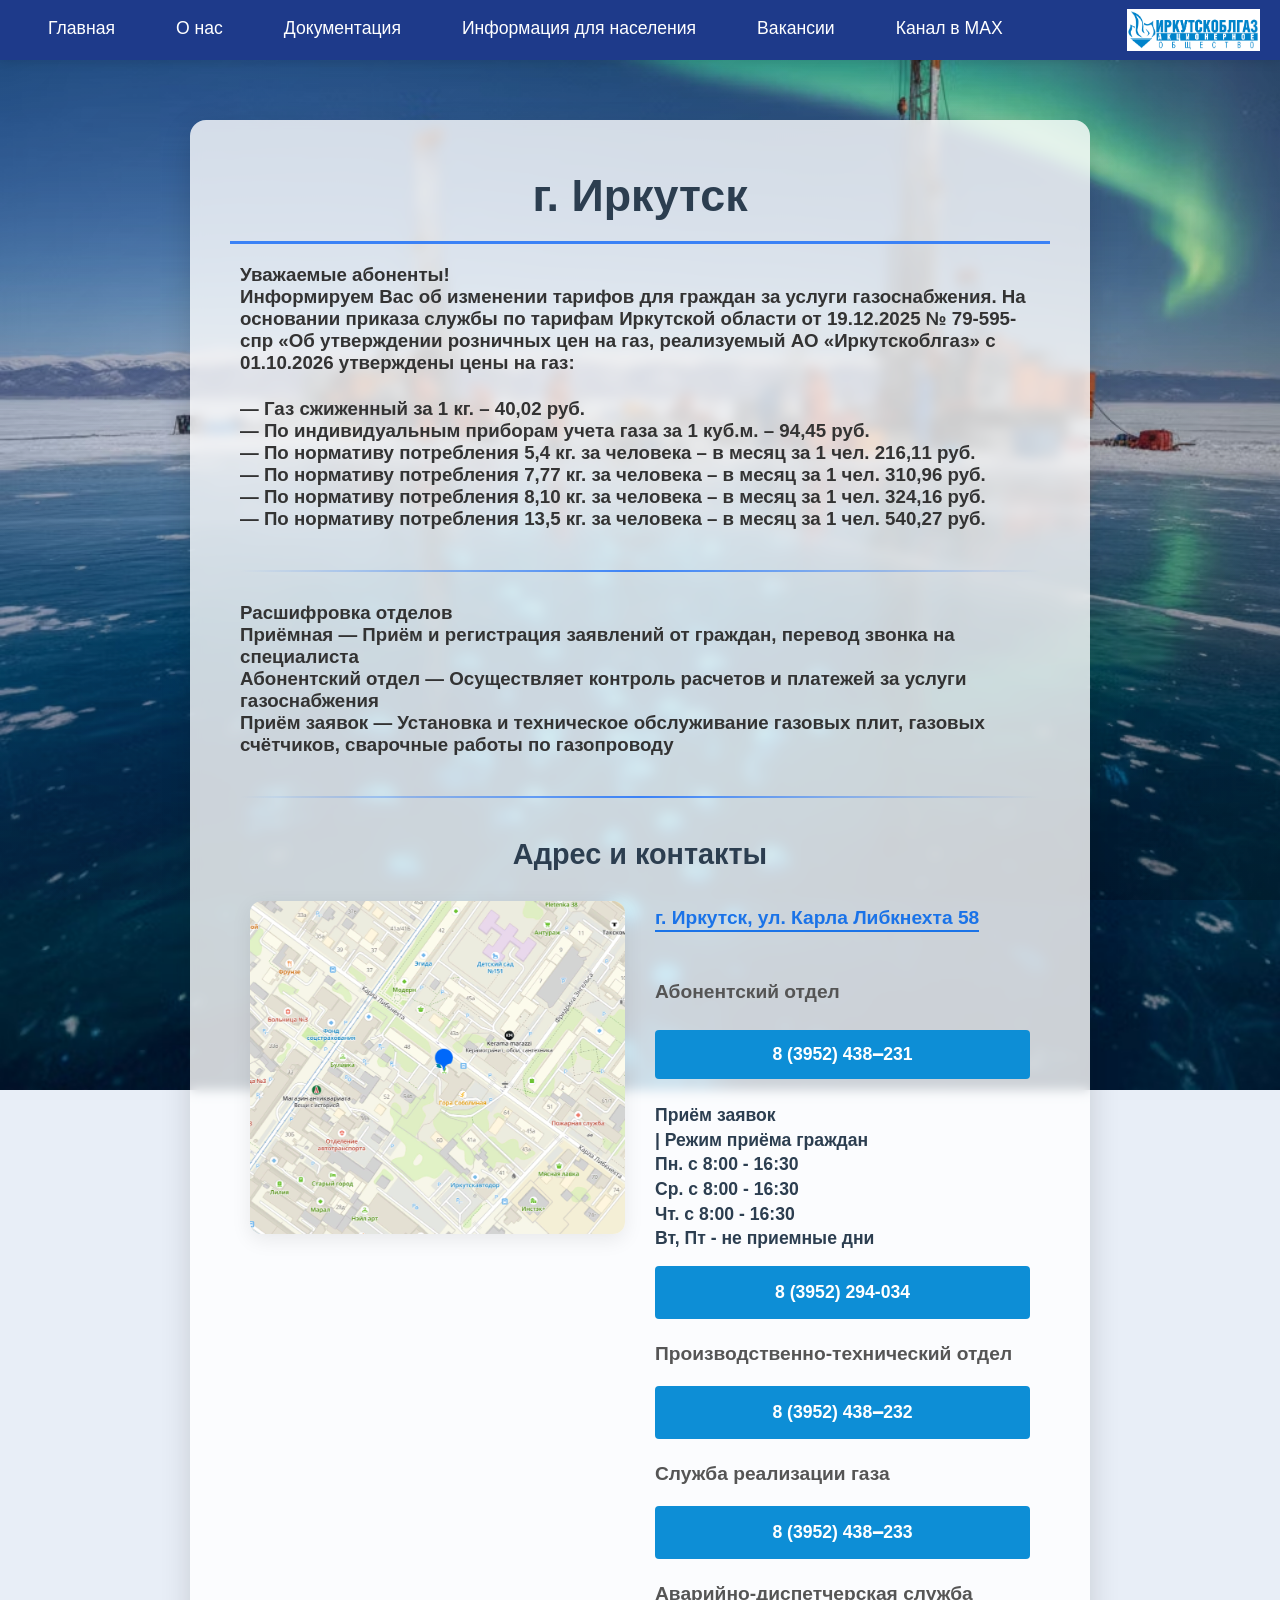
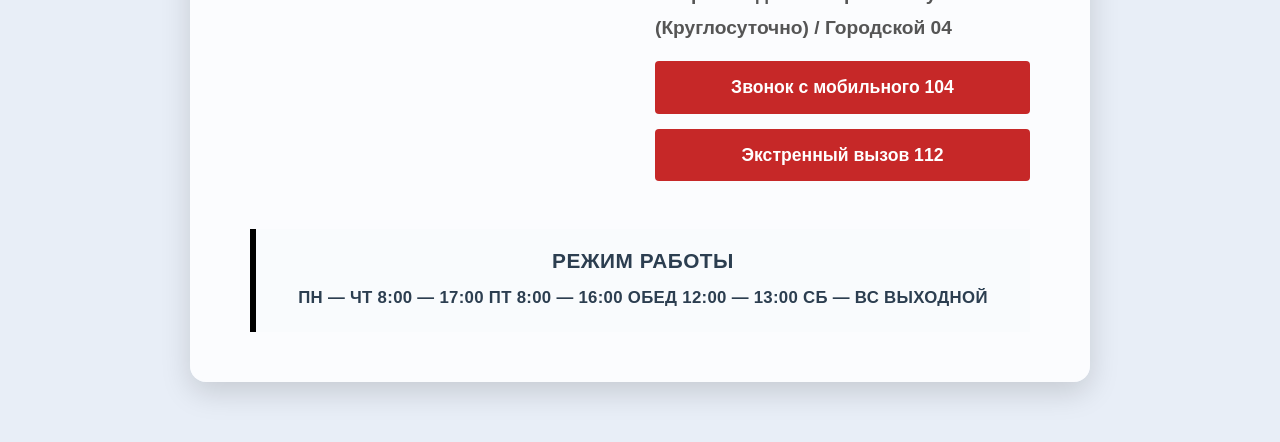
<file: ref_index_page/card2.html>
<!DOCTYPE html>
<html lang="ru">
<head>
    <link rel="icon" href="../images/mini_logo2.png" sizes="32x32" type="image/png">    <meta charset="UTF-8">
    <meta name="viewport" content="width=device-width, initial-scale=1.0">
    <title>Иркутск АО «Иркутскоблгаз»</title>
    <link rel="stylesheet" href="../css/style.css">  
    <link rel="stylesheet" href="card.css"> 
</head>
<body>

    <nav class="navbar">
        <ul class="nav-menu">
            <li><a href="../index.html">Главная</a></li>
            <li><a href="../page2.html">О нас</a></li>
            <li><a href="../page3.html">Документация</a></li>
            <li><a href="../page4.html">Информация для населения</a></li>
            <li><a href="../page5.html">Вакансии</a></li>
            <li><a href="https://max.ru/id3800000750_biz">Канал в MAX</a></li>
        </ul>

        <a href="../index.html" class="nav-logo">
                <img src="../images/logo.png" alt="Логотип">
            </a>
    </nav>

    <section class="page">
        <div class="content-box">
            <h1 class="card-page-title">г. Иркутск</h1>
            <div class="card-text">
                
                    <h3>Уважаемые абоненты!</h3>
                    <h3>Информируем Вас об изменении тарифов для граждан за услуги газоснабжения. На основании приказа службы по тарифам Иркутской области от 19.12.2025 № 79-595-спр «Об утверждении розничных цен на газ, реализуемый АО «Иркутскоблгаз» с 01.10.2026 утверждены цены на газ:</h3>
                    <p></p>
                    <h3>— Газ сжиженный за 1 кг. – 40,02 руб.</h3>
                    <h3>— По индивидуальным приборам учета газа за 1 куб.м. – 94,45 руб.<h3>
                    <h3>— По нормативу потребления 5,4 кг. за человека – в месяц за 1 чел. 216,11 руб.</h3>
                    <h3>— По нормативу потребления 7,77 кг. за человека – в месяц за 1 чел. 310,96 руб.</h3>
                    <h3>— По нормативу потребления 8,10 кг. за человека – в месяц за 1 чел. 324,16 руб.</h3>
                    <h3>— По нормативу потребления 13,5 кг. за человека – в месяц за 1 чел. 540,27 руб.</h3>
                   
                    <p></p>
                    <hr class="card-divider">
                    <p></p>

                    <h3>Расшифровка отделов</h3>
                    <h3>Приёмная — Приём и регистрация заявлений от граждан, перевод звонка на специалиста</h3>
                    <h3>Абонентский отдел — Осуществляет контроль расчетов и платежей за услуги газоснабжения</h3>
                    <h3>Приём заявок — Установка и техническое обслуживание газовых плит, газовых счётчиков, сварочные работы по газопроводу</h3>
                    <p></p>
                    <p></p>

            </div>
            <hr class="card-divider">

        
            <div class="contacts-section">

                <h2 class="contacts-heading">Адрес и контакты</h2>

                <div class="contacts-wrap">

                    <!-- ============================================
                        ЛЕВАЯ ЧАСТЬ: КАРТА
                        ============================================ -->
                    <div class="contacts-map">
                        <a href="https://2gis.ru/irkutsk/firm/1548640653514446" target="_blank">
                            <img src="../images/IrkutskToGus.png" alt="Карта: г. Иркутск, ул. Карла Либкнехта 58">
                        </a>
                    </div>

                    <!-- ============================================
                        ПРАВАЯ ЧАСТЬ: КОНТАКТЫ
                        ============================================ -->
                    <div class="contacts-info">

                        <!-- Адрес (ссылка на карту) -->
                        <p class="contacts-address">
                            <a href="https://2gis.ru/irkutsk/firm/1548640653514446" target="_blank">
                                г. Иркутск, ул. Карла Либкнехта 58
                            </a>
                        </p>

                        <!-- Абонентский отдел -->
                        <p class="contacts-label">Абонентский отдел</p>
                        <a href="tel:+73952438231" class="contacts-phone">
                            8 (3952) 438‒231
                        </a>
                        
                        <p, class="contacts-label">
                            Приём заявок<br>
                            | Режим приёма граждан<br>
                            Пн. с 8:00 - 16:30<br>
                            Ср. с 8:00 - 16:30<br>
                            Чт. с 8:00 - 16:30<br>
                            Вт, Пт - не приемные дни
                        </p>
                        <a href="tel:+73952294034" class="contacts-phone">
                            8 (3952) 294-034
                        </a>

                        <p class="contacts-label">Производственно-технический отдел</p>
                        <a href="tel:+73952438232" class="contacts-phone">
                            8 (3952) 438‒232
                        </a>

                        <p class="contacts-label">Служба реализации газа</p>
                        <a href="tel:+73952438233" class="contacts-phone">
                            8 (3952) 438‒233
                        </a>

                        <!-- Аварийно-диспетчерская служба -->
                        <p class="contacts-label">
                            Аварийно-диспетчерская служба<br>
                            (Круглосуточно) / Городской 04
                        </p>

                        <a href="tel:104" class="contacts-phone contacts-phone--danger">
                            Звонок с мобильного 104
                        </a>

                        <p></p>

                        <a href="tel:112" class="contacts-phone contacts-phone--danger">
                            Экстренный вызов 112
                        </a>

                    </div>

                </div>

                <!-- ============================================
                    РЕЖИМ РАБОТЫ (снизу)
                    ============================================ -->
                <div class="contacts-schedule">
                    <h3>Режим работы</h3>
                    <p>
                        ПН — ЧТ 8:00 — 17:00
                        ПТ 8:00 — 16:00
                        ОБЕД 12:00 — 13:00
                        СБ — ВС выходной
                    </p>
                </div>

        </div>
    </section>

    

</body>
</html>
</file>
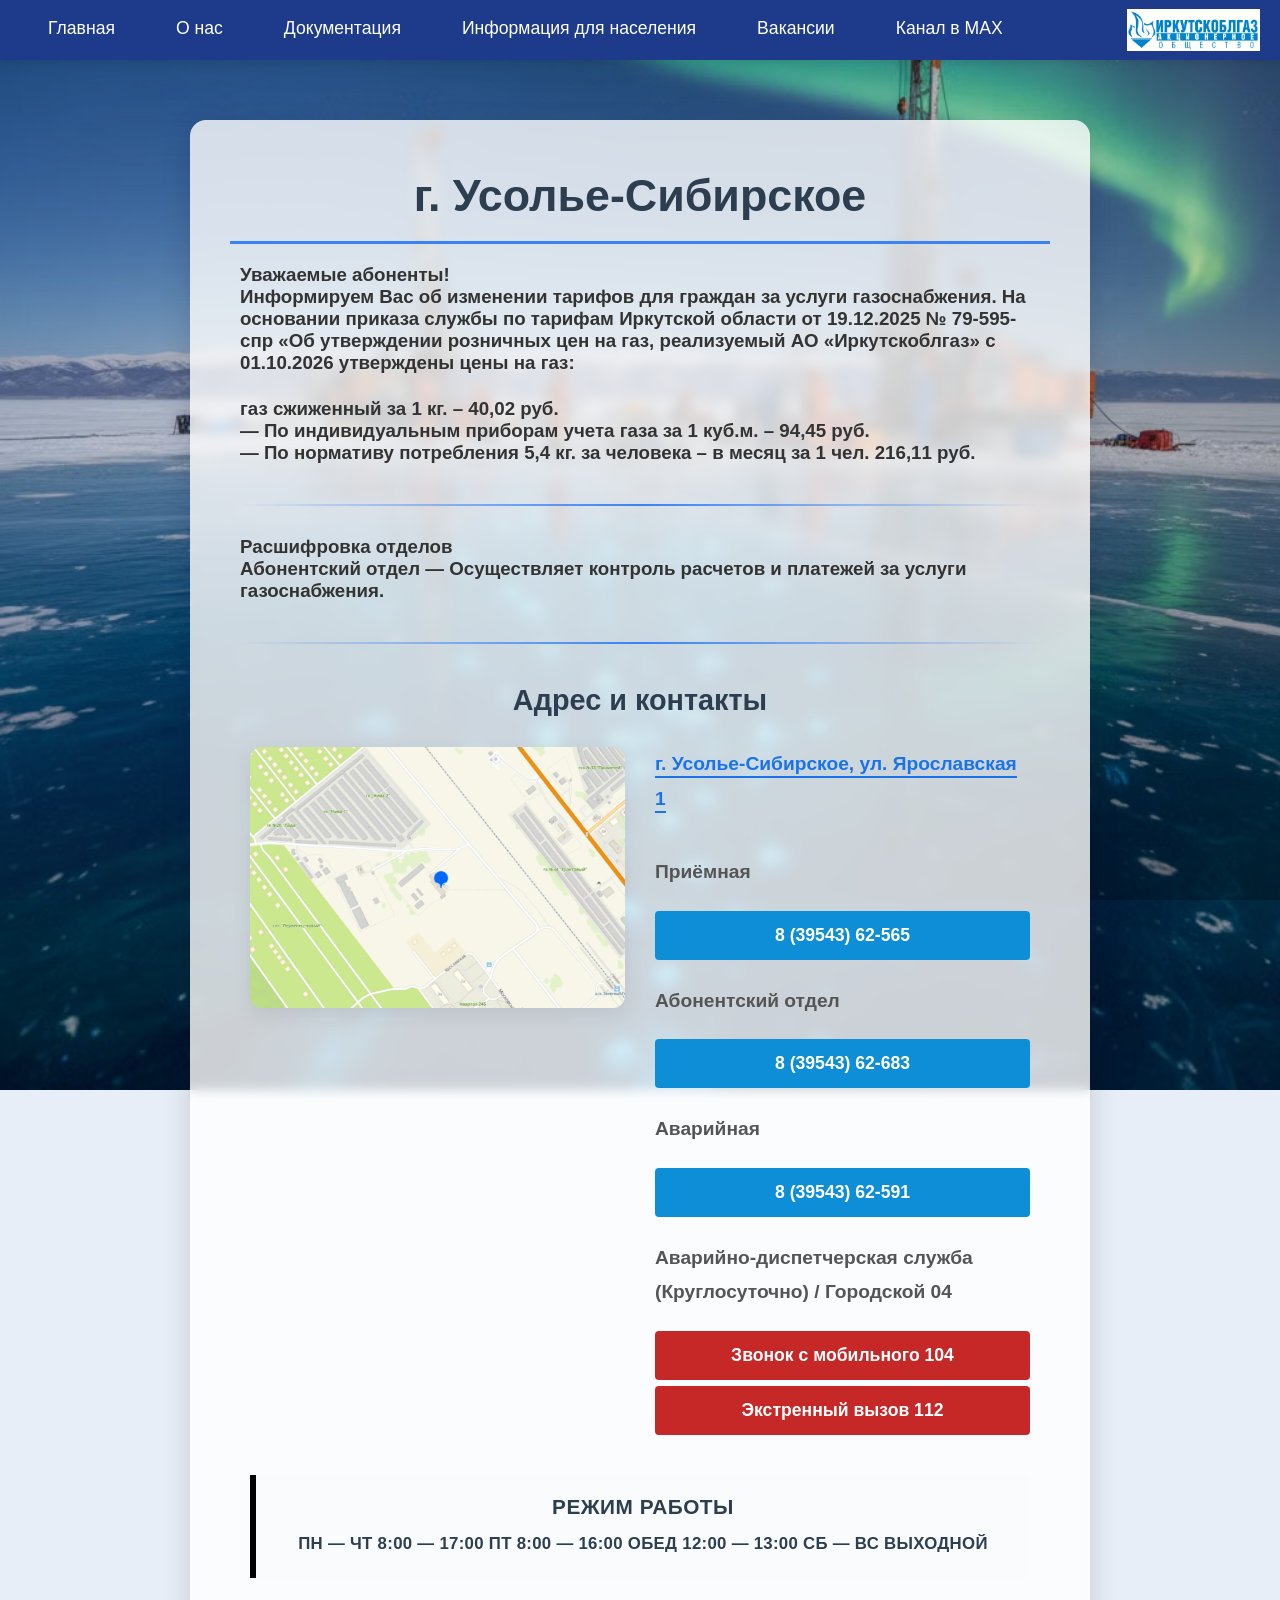
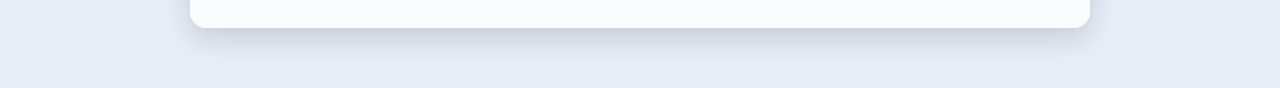
<file: ref_index_page/card3.html>
<!DOCTYPE html>
<html lang="ru">
<head>
    <link rel="icon" href="../images/mini_logo2.png" sizes="32x32" type="image/png">
    <meta charset="UTF-8">
    <meta name="viewport" content="width=device-width, initial-scale=1.0">
    <title>Усолье-Сибирское АО «Иркутскоблгаз»</title>
    <link rel="stylesheet" href="../css/style.css">  
    <link rel="stylesheet" href="card.css"> 
</head>
<body>

    <nav class="navbar">
        <ul class="nav-menu">
            <li><a href="../index.html">Главная</a></li>
            <li><a href="../page2.html">О нас</a></li>
            <li><a href="../page3.html">Документация</a></li>
            <li><a href="../page4.html">Информация для населения</a></li>
            <li><a href="../page5.html">Вакансии</a></li>
            <li><a href="https://max.ru/id3800000750_biz">Канал в MAX</a></li>
        </ul>

        <a href="../index.html" class="nav-logo">
                <img src="../images/logo.png" alt="Логотип">
            </a>
    </nav>

    <section class="page">
        <div class="content-box">
            <h1 class="card-page-title">г. Усолье-Сибирское</h1>
            <div class="card-text">
                
                    <h3>Уважаемые абоненты!</h3>
                    <h3>Информируем Вас об изменении тарифов для граждан за услуги газоснабжения. На основании приказа службы по тарифам Иркутской области от 19.12.2025 № 79-595-спр «Об утверждении розничных цен на газ, реализуемый АО «Иркутскоблгаз» с 01.10.2026 утверждены цены на газ:</h3>
                    <p></p>
                    <h3>газ сжиженный за 1 кг. – 40,02 руб.</h3>
                    <h3>— По индивидуальным приборам учета газа за 1 куб.м. – 94,45 руб.<h3>
                    <h3>— По нормативу потребления 5,4 кг. за человека – в месяц за 1 чел. 216,11 руб.</h3>
                    <p></p>
                    <hr class="card-divider">
                    <p></p>
                    <h3>Расшифровка отделов</h3>
                    <h3>Абонентский отдел — Осуществляет контроль расчетов и платежей за услуги газоснабжения.</h3>
                    <p></p>
                    <p></p>

            </div>
            <hr class="card-divider">

        
            <div class="contacts-section">

                <h2 class="contacts-heading">Адрес и контакты</h2>

                <div class="contacts-wrap">

                    <!-- ============================================
                        ЛЕВАЯ ЧАСТЬ: КАРТА
                        ============================================ -->
                    <div class="contacts-map">
                        <a href="https://2gis.ru/usole-sibirskoe/firm/70000001030139753" target="_blank">
                            <img src="../images/UsolieToGus.png" alt="Карта: г. Усолье-Сибирское, ул. Ярославская 1">
                        </a>
                    </div>

                    <!-- ============================================
                        ПРАВАЯ ЧАСТЬ: КОНТАКТЫ
                        ============================================ -->
                    <div class="contacts-info">

                        <!-- Адрес (ссылка на карту) -->
                        <p class="contacts-address">
                            <a href="https://2gis.ru/usole-sibirskoe/firm/70000001030139753" target="_blank">
                                г. Усолье-Сибирское, ул. Ярославская 1
                            </a>
                        </p>
                        
                        <p class="contacts-label">Приёмная</p>
                        <a href="tel:+73954362565" class="contacts-phone">
                            8 (39543) 62-565
                        </a>

                        <!-- Абонентский отдел -->
                        <p class="contacts-label">Абонентский отдел</p>
                        <a href="tel:+73954362683" class="contacts-phone">
                            8 (39543) 62-683
                        </a>

                        <p class="contacts-label">Аварийная</p>
                        <a href="tel:+73954362591" class="contacts-phone">
                            8 (39543) 62-591
                        </a>

                        <!-- Аварийно-диспетчерская служба -->
                        <p class="contacts-label">
                            Аварийно-диспетчерская служба<br>
                            (Круглосуточно) / Городской 04
                        </p>

                        <a href="tel:104" class="contacts-phone contacts-phone--danger">
                            Звонок с мобильного 104
                        </a>

                        <a href="tel:112" class="contacts-phone contacts-phone--danger">
                            Экстренный вызов 112
                        </a>

                    </div>

                </div>

                <!-- ============================================
                    РЕЖИМ РАБОТЫ (снизу)
                    ============================================ -->
                <div class="contacts-schedule">
                    <h3>Режим работы</h3>
                    <p>
                        ПН — ЧТ 8:00 — 17:00
                        ПТ 8:00 — 16:00
                        ОБЕД 12:00 — 13:00
                        СБ — ВС выходной
                    </p>
                </div>

        </div>
    </section>

    

</body>
</html>
</file>
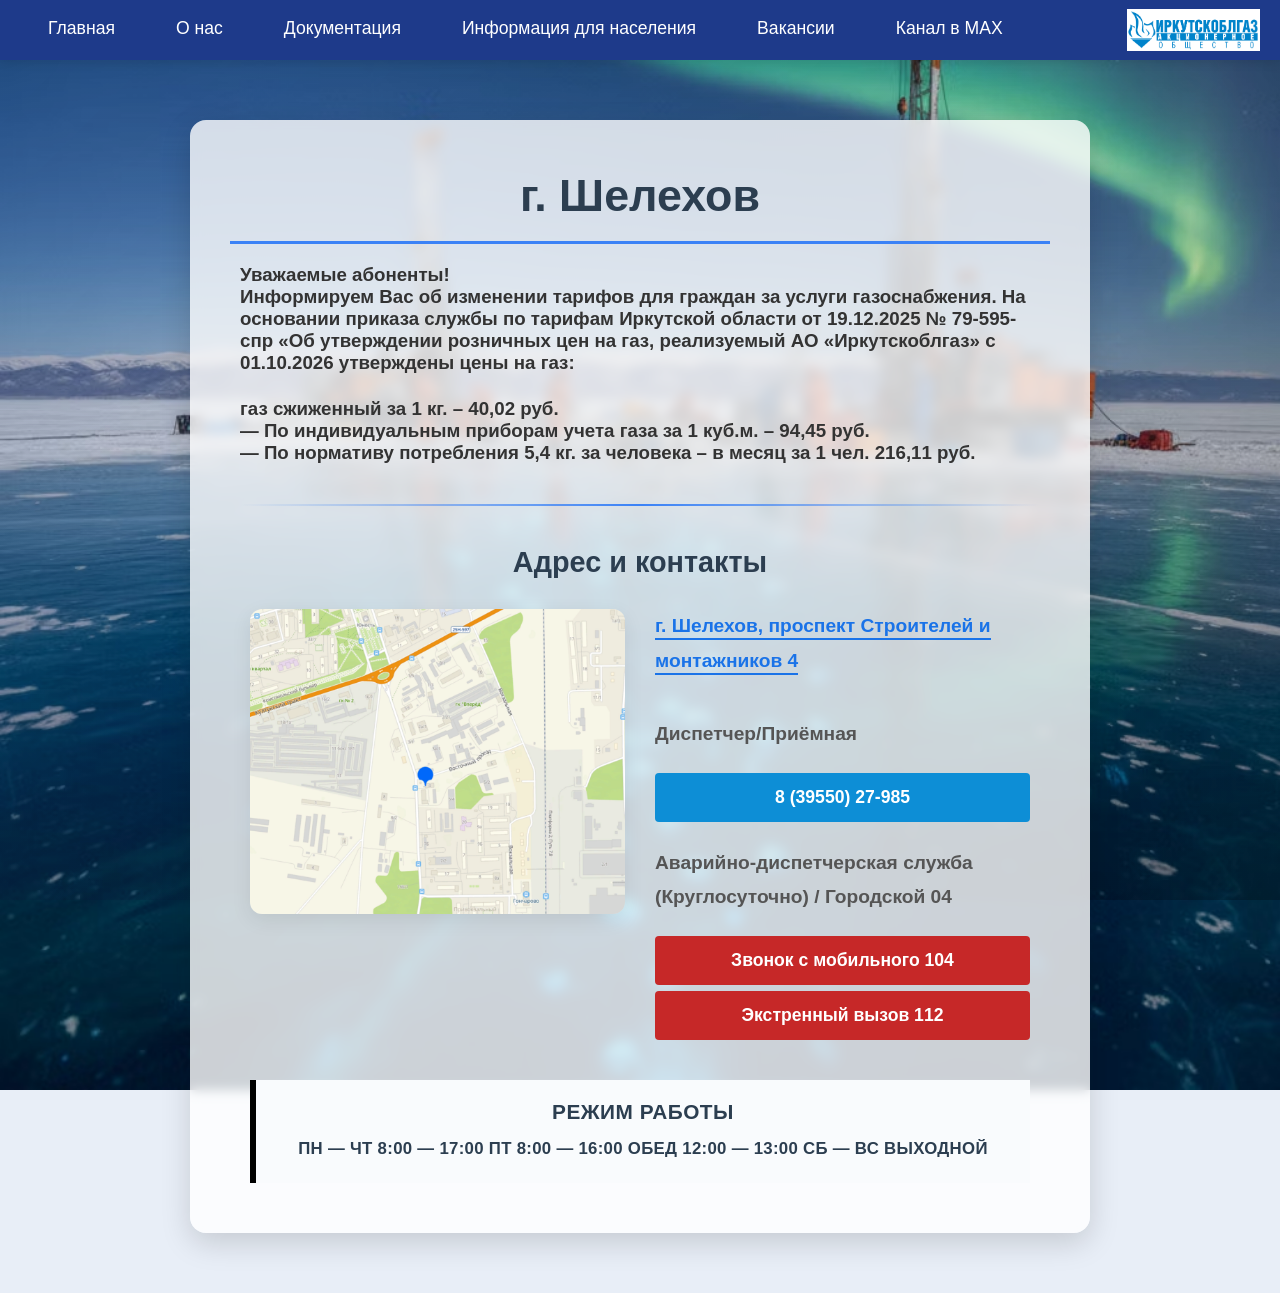
<file: ref_index_page/card4.html>
<!DOCTYPE html>
<html lang="ru">
<head>
    <link rel="icon" href="../images/mini_logo2.png" sizes="32x32" type="image/png">
    <meta charset="UTF-8">
    <meta name="viewport" content="width=device-width, initial-scale=1.0">
    <title>Шелехов АО «Иркутскоблгаз»</title>
    <link rel="stylesheet" href="../css/style.css">  
    <link rel="stylesheet" href="card.css"> 
</head>
<body>

    <nav class="navbar">
        <ul class="nav-menu">
            <li><a href="../index.html">Главная</a></li>
            <li><a href="../page2.html">О нас</a></li>
            <li><a href="../page3.html">Документация</a></li>
            <li><a href="../page4.html">Информация для населения</a></li>
            <li><a href="../page5.html">Вакансии</a></li>
            <li><a href="https://max.ru/id3800000750_biz">Канал в MAX</a></li>
        </ul>

        <a href="../index.html" class="nav-logo">
                <img src="../images/logo.png" alt="Логотип">
            </a>
    </nav>

    <section class="page">
        <div class="content-box">
            <h1 class="card-page-title">г. Шелехов</h1>
            <div class="card-text">
                
                    <h3>Уважаемые абоненты!</h3>
                    <h3>Информируем Вас об изменении тарифов для граждан за услуги газоснабжения. На основании приказа службы по тарифам Иркутской области от 19.12.2025 № 79-595-спр «Об утверждении розничных цен на газ, реализуемый АО «Иркутскоблгаз» с 01.10.2026 утверждены цены на газ:</h3>
                    <p></p>
                    <h3>газ сжиженный за 1 кг. – 40,02 руб.</h3>
                    <h3>— По индивидуальным приборам учета газа за 1 куб.м. – 94,45 руб.<h3>
                    <h3>— По нормативу потребления 5,4 кг. за человека – в месяц за 1 чел. 216,11 руб.</h3>

                    <p></p>
                    <p></p>

            </div>
            <hr class="card-divider">

        
            <div class="contacts-section">

                <h2 class="contacts-heading">Адрес и контакты</h2>

                <div class="contacts-wrap">

                    <!-- ============================================
                        ЛЕВАЯ ЧАСТЬ: КАРТА
                        ============================================ -->
                    <div class="contacts-map">
                        <a href="https://2gis.ru/shelekhov/firm/1548640652916829" target="_blank">
                            <img src="../images/shelihovToGus.png" alt="Карта: г. Шелехов, проспект Строителей и монтажников 4">
                        </a>
                    </div>

                    <!-- ============================================
                        ПРАВАЯ ЧАСТЬ: КОНТАКТЫ
                        ============================================ -->
                    <div class="contacts-info">

                        <!-- Адрес (ссылка на карту) -->
                        <p class="contacts-address">
                            <a href="https://2gis.ru/shelekhov/firm/1548640652916829" target="_blank">
                                г. Шелехов, проспект Строителей и монтажников 4
                            </a>
                        </p>

                        <!-- Абонентский отдел -->
                        <p class="contacts-label">Диспетчер/Приёмная</p>
                        <a href="tel:+73955027985" class="contacts-phone">
                            8 (39550) 27-985
                        </a>

                        <!-- Аварийно-диспетчерская служба -->
                        <p class="contacts-label">
                            Аварийно-диспетчерская служба<br>
                            (Круглосуточно) / Городской 04
                        </p>

                        <a href="tel:104" class="contacts-phone contacts-phone--danger">
                            Звонок с мобильного 104
                        </a>

                        <a href="tel:112" class="contacts-phone contacts-phone--danger">
                            Экстренный вызов 112
                        </a>

                    </div>

                </div>

                <!-- ============================================
                    РЕЖИМ РАБОТЫ (снизу)
                    ============================================ -->
                <div class="contacts-schedule">
                    <h3>Режим работы</h3>
                    <p>
                        ПН — ЧТ 8:00 — 17:00
                        ПТ 8:00 — 16:00
                        ОБЕД 12:00 — 13:00
                        СБ — ВС выходной
                    </p>
                </div>

        </div>
    </section>
</body>
</html>
</file>
<file: css/style.css>
/* ============================================================
   ОБЩИЕ СТИЛИ (подключается на всех страницах)
   ============================================================ */


/* ============================================================
   СБРОС И БАЗОВЫЕ НАСТРОЙКИ
   ============================================================ */

* {
    margin: 0;
    padding: 0;
    box-sizing: border-box;
}

/* ============================================================
   БАЗОВЫЕ НАСТРОЙКИ + КРАСИВЫЙ АДАПТИВНЫЙ ФОН
   ============================================================ */

body {
    font-family: 'Segoe UI', Tahoma, Geneva, Verdana, sans-serif;
    color: #333;
    display: flex;
    flex-direction: column;
    min-height: 100vh;

    /* --- Фоновая картинка --- */
    background-image: url("../images/Baikal2.avif");
    background-size: cover;                /* заполняет весь экран */
    background-position: center center;    /* центрирование */
    background-repeat: no-repeat;          /* без повторов */
    background-attachment: fixed;          /* фон зафиксирован при прокрутке */
    background-color: #e8eef7;             /* запасной цвет, пока грузится картинка */

    /* --- Плавное появление фона --- */
    animation: bgFadeIn 0.8s ease-out;

    /* --- Читаемость текста на любом фоне --- */
    position: relative;
}

/* Лёгкое затемнение поверх фона (улучшает читаемость карточек) */
body::before {
    content: "";
    position: fixed;
    inset: 0;
    background: linear-gradient(
        135deg,
        rgba(30, 58, 138, 0.15) 0%,
        rgba(0, 0, 0, 0.25) 100%
    );
    z-index: -1;
    pointer-events: none;      /* не мешает кликам */
}

/* Плавное появление фона */
@keyframes bgFadeIn {
    from {
        opacity: 0;
        transform: scale(1.02);
    }
    to {
        opacity: 1;
        transform: scale(1);
    }
}


/* ============================================================
   ВЕРХНЯЯ НАВИГАЦИОННАЯ ПАНЕЛЬ
   ============================================================ */

.navbar {
    background-color: #1e3a8a;
    padding: 0 20px;
    box-shadow: 0 2px 10px rgba(0, 0, 0, 0.1);
    position: sticky;
    top: 0;
    z-index: 100;

    display: flex;
    align-items: center;
    justify-content: space-between;   /* меню слева, логотип справа */
    gap: 20px;
    min-height: 60px;
}

.nav-menu {
    display: flex;
    list-style: none;
    justify-content: flex-start;      /* ← пункты меню прижаты влево */
    gap: 5px;
    flex-wrap: wrap;
    flex: 1;                          /* занимает всё свободное место */
    margin: 0;
    padding: 0;
}

.nav-logo {
    display: flex;
    align-items: center;
    flex-shrink: 0;                   /* логотип не сжимается */
    text-decoration: none;
    transition: opacity 0.25s ease;
}

.nav-logo:hover {
    opacity: 0.85;
}

.nav-logo img {
    display: block;
    height: 42px;                     /* подберите под свой логотип */
    width: auto;
    max-height: 42px;
    max-width: 180px;                 /* ограничение по ширине */
    object-fit: contain;
}

.nav-menu li {
    margin: 0;
}

.nav-menu a {
    display: block;
    color: #ffffff;
    text-decoration: none;
    padding: 18px 28px;
    font-size: 1.1rem;
    font-weight: 500;
    transition: all 0.3s ease;
    border-bottom: 3px solid transparent;
    white-space: nowrap;
}

.nav-menu a:hover {
    background-color: #34495e;
    color: #ffffff;
}

.nav-menu a.active {
    background-color: #3b82f6;
    border-bottom-color: #000000;
    color: #ffffff;
}

/* ============================================================
   КОНТЕНТ СТРАНИЦЫ
   ============================================================ */

.page {
    flex: 1;
    padding: 60px 20px;
    animation: fadeIn 0.4s ease;
}

.content-box {
    max-width: 900px;
    margin: 0 auto;
    
    /* Полупрозрачный белый фон */
    background: rgba(255, 255, 255, 0.8);      /* 88% непрозрачности */
    backdrop-filter: blur(6px);                 /* размытие фона за карточкой */
    -webkit-backdrop-filter: blur(6px);         /* для Safari */
    
    padding: 50px 40px;
    border-radius: 16px;
    box-shadow: 0 10px 30px rgba(0, 0, 0, 0.15); /* тень чуть сильнее, чем была */
    text-align: center;
}

.content-box h1 {
    font-size: 2.8rem;
    color: #2c3e50;
    margin-bottom: 20px;
    font-weight: 700;
}

.content-box p {
    font-size: 1.2rem;
    line-height: 1.8;
    color: #555;
    margin-bottom: 15px;
}

.page-number-badge {
    display: inline-block;
    background: #3b82f6;
    color: white;
    font-size: 1rem;
    font-weight: 600;
    padding: 8px 20px;
    border-radius: 50px;
    margin-bottom: 20px;
    letter-spacing: 1px;
}

@keyframes fadeIn {
    from {
        opacity: 0;
        transform: translateY(10px);
    }
    to {
        opacity: 1;
        transform: translateY(0);
    }
}

/* ============================================================
   АДАПТИВНОСТЬ
   ============================================================ */

@media (max-width: 650px) {
    .navbar {
        position: static;              /* ← отключаем sticky */
    }

    .nav-menu a {
        padding: 12px 14px;
        font-size: 0.9rem;
    }

    .content-box {
        padding: 25px 15px;
    }

    .nav-logo {
        display: none;
    }

}

/* ============================================================
   МОБИЛЬНАЯ ВЕРСИЯ: БЕЛЫЙ ФОН БЕЗ КАРТИНКИ
   ============================================================ */

@media (max-width: 750px) {

    /* Убираем фоновую картинку и градиент */
    body {
        background-image: none;         /* отключаем картинку */
        background-color: #ffffff;      /* чистый белый фон */
        background-attachment: scroll;  /* на всякий случай — без fixed */
        animation: none;                /* отключаем анимацию появления */
    }

    /* Убираем затемняющий градиент поверх фона */
    body::before {
        display: none;
    }

    /* Карточка становится полностью непрозрачной белой */
    .content-box {
        background: #ffffff;            /* без прозрачности */
        backdrop-filter: none;          /* убираем размытие — на телефоне не нужно */
        -webkit-backdrop-filter: none;
        box-shadow: none;               /* тень не нужна на белом фоне */
        border-radius: 0;               /* убираем скругления — карточка сливается с фоном */
    }

    .nav-logo {
        display: none;
    }
}
</file>
<file: css/index.css>
@import url("page5.css");

.docs-container {
    margin-top: 30px;
    text-align: left;
    width: 100%;
}

/* ============================================================
   ПОДЗАГОЛОВОК РАЗДЕЛА
   ============================================================ */

.docs-container h3 {
    color: #2c3e50;
    font-size: 1.35rem;
    font-weight: 700;
    margin: 0 0 16px 0;
    padding-left: 0;
    text-align: left;
    letter-spacing: 0.3px;
}


/* ============================================================
   СПИСОК ССЫЛОК НА ФАЙЛЫ
   ============================================================ */

.docs-list {
    list-style: none;
    padding: 0;
    margin: 0 0 24px 0;
    display: flex;
    flex-direction: column;
    gap: 10px;
    align-items: flex-start;
}

/* ============================================================
   ССЫЛКА НА ФАЙЛ (плашка)
   ============================================================ */

.docs-list a {
    display: block;                  /* было flex — теперь block, раз иконок нет */
    padding: 14px 20px;
    background-color: #f9fbfd;
    border: 1px solid #e0e6ed;
    border-radius: 10px;
    color: #2c3e50;
    text-decoration: none;
    font-size: 1.05rem;
    font-weight: 500;
    text-align: left;
    transition: all 0.25s ease;
}

/* Наведение */
.docs-list a:hover {
    background-color: #eafaf7;
    border-left-color: #ffffff;
    transform: translateX(6px);
    box-shadow: 0 6px 16px rgba(26, 188, 156, 0.15);
    color: #000000;
}

/* ============================================================
   СТИЛИ ДЛЯ ГЛАВНОЙ СТРАНИЦЫ (index.html)
   ============================================================ */


/* ============================================================
   СЕТКА КАРТОЧЕК — 2 колонки × 2 строки
   ============================================================ */

.cards-grid {
    display: grid;
    grid-template-columns: repeat(2, 1fr);   /* 2 равные колонки */
    gap: 30px;                                /* отступ между карточками */
    margin-top: 40px;
    text-align: left;
}


/* ============================================================
   КАРТОЧКА (картинка + подпись)
   ============================================================ */

.card {
    background: #ffffff;
    border-radius: 16px;
    overflow: hidden;                         /* обрезаем картинку по радиусу */
    box-shadow: 0 8px 24px rgba(0, 0, 0, 0.08);
    transition: transform 0.3s ease, box-shadow 0.3s ease;
    display: flex;
    flex-direction: column;
}

.card:hover {
    transform: translateY(-6px);              /* лёгкий подъём при наведении */
    box-shadow: 0 14px 32px rgba(0, 0, 0, 0.15);
}


/* ============================================================
   КАРТИНКА ВНУТРИ КАРТОЧКИ
   ============================================================ */

.card img {
    display: block;
    width: 100%;
    height: 220px;                            /* фиксированная высота */
    object-fit: cover;                        /* обрезаем без искажений */
    transition: transform 0.4s ease;
}

.card:hover img {
    transform: scale(1.05);                   /* лёгкое увеличение при наведении */
}


/* ============================================================
   ПОДПИСЬ ПОД КАРТИНКОЙ
   ============================================================ */

.card-caption {
    padding: 18px 22px;
    color: #2c3e50;
    font-size: 1.05rem;
    font-weight: 600;
    line-height: 1.5;
    text-align: center;
    background: #ffffff;
    border-top: 1px solid #f0f4f8;
}

/* Дополнительный текст под подписью (если понадобится) */
.card-caption span {
    display: block;
    margin-top: 6px;
    color: #777;
    font-size: 0.9rem;
    font-weight: 400;
}

/* ============================================================
   ОБЪЯВЛЕНИЕ ДЛЯ АБОНЕНТОВ
   ============================================================ */

.announcement {
    margin-top: 50px;
    padding: 30px 35px;
    background: #f9fbfd;
    border-left: 6px solid #3b82f6;
    border-radius: 12px;
    text-align: left;
    box-shadow: 0 6px 20px rgba(0, 0, 0, 0.06);
}

/* Заголовок «Уважаемые абоненты!» */
.announcement-title {
    color: #2c3e50;
    font-size: 1.6rem;
    font-weight: 700;
    margin: 0 0 18px 0;
    padding-bottom: 12px;
    border-bottom: 2px solid #3b82f6;
}

/* Вводный абзац — чуть крупнее остальных */
.announcement-lead {
    color: #2c3e50;
    font-size: 1.1rem;
    font-weight: 500;
    line-height: 1.6;
    margin-bottom: 16px;
}

/* Обычные абзацы */
.announcement p {
    color: #555;
    font-size: 1rem;
    line-height: 1.7;
    margin-bottom: 12px;
}

/* Выделение жирным — тёмный акцентный цвет */
.announcement strong {
    color: #2c3e50;
    font-weight: 700;
}


/* ============================================================
   АДРЕСА — с иконкой геометки
   ============================================================ */

.announcement-addresses {
    list-style: none;
    padding: 0;
    margin: 10px 0 20px 0;
}

.announcement-addresses li {
    position: relative;
    padding-left: 28px;
    margin-bottom: 8px;
    color: #444;
    font-size: 1rem;
    line-height: 1.6;
}

/* Иконка перед каждым адресом */
.announcement-addresses li::before {
    content: "📍";
    position: absolute;
    left: 0;
    top: 0;
    font-size: 1rem;
}


/* ============================================================
   ТЕЛЕФОНЫ
   ============================================================ */

.announcement-phones {
    list-style: none;
    padding: 0;
    margin: 10px 0 20px 0;
}

.announcement-phones li {
    position: relative;
    padding-left: 28px;
    margin-bottom: 8px;
    color: #444;
    font-size: 1rem;
    line-height: 1.6;
}

.announcement-phones li::before {
    content: "📞";
    position: absolute;
    left: 0;
    top: 0;
    font-size: 1rem;
}

/* Город — выделен жирным */
.announcement-phones li span {
    font-weight: 600;
    color: #2c3e50;
}


/* ============================================================
   EMAIL
   ============================================================ */

.announcement-email {
    margin-top: 16px;
    padding-top: 16px;
    border-top: 1px dashed #d0d9e0;
    color: #444;
    font-size: 1rem;
}

.announcement-email strong {
    font-weight: 600;
    word-break: break-word;   /* чтобы длинный email не вылезал на телефоне */
}

/* ============================================================
   БЛОК ИЗ ДВУХ КОЛОНОК
   ============================================================ */

.action-grid {
    display: grid;
    grid-template-columns: repeat(2, 1fr);
    gap: 30px;
    margin-top: 50px;
    text-align: left;
}


/* ============================================================
   КАРТОЧКА (надпись + кнопка ИЛИ надпись + картинка)
   ============================================================ */

.action-card {
    background: #ffffff;
    padding: 28px 24px;
    border-radius: 16px;
    box-shadow: 0 6px 20px rgba(0, 0, 0, 0.06);
    border: 1px solid #eef2f6;
    display: flex;
    flex-direction: column;
    gap: 18px;
    transition: transform 0.3s ease, box-shadow 0.3s ease;
}

.action-card:hover {
    transform: translateY(-4px);
    box-shadow: 0 12px 28px rgba(0, 0, 0, 0.1);
}


/* ============================================================
   НАДПИСЬ НАД КНОПКОЙ / КАРТИНКОЙ
   ============================================================ */

.action-title {
    color: #2c3e50;
    font-size: 1.15rem;
    font-weight: 700;
    line-height: 1.4;
    margin: 0;
}


/* ============================================================
   ТЕКСТОВАЯ КНОПКА (левая колонка)
   ============================================================ */

.action-btn {
    display: inline-block;
    padding: 16px 28px;
    background: linear-gradient(135deg, #ff8a3d 0%, #ff5a1f 100%);
    color: #ffffff;
    font-size: 1rem;
    font-weight: 700;
    text-align: center;
    text-decoration: none;
    text-transform: uppercase;
    letter-spacing: 0.5px;
    border-radius: 50px;
    box-shadow: 0 6px 16px rgba(255, 90, 31, 0.35);
    transition: all 0.25s ease;
    line-height: 1.3;
    margin-top: auto;             /* прижимаем кнопку к низу карточки */
}

.action-btn:hover {
    background: linear-gradient(135deg, #ff7a26 0%, #e94a10 100%);
    box-shadow: 0 10px 24px rgba(255, 90, 31, 0.5);
    transform: translateY(-2px);
}

.action-btn:active {
    transform: translateY(0);
    box-shadow: 0 4px 10px rgba(255, 90, 31, 0.4);
}


/* ============================================================
   КАРТИНКА-ССЫЛКА (правая колонка)
   ============================================================ */

.action-image-link {
    display: block;
    margin-top: auto;             /* прижимаем картинку к низу карточки */
    transition: transform 0.25s ease, filter 0.25s ease;
}

.action-image-link img {
    display: block;              /* обязательно — иначе margin:auto не сработает */
    width: auto;                 /* не растягиваем */
    max-width: 50%;             /* на всякий случай — не шире карточки */
    height: auto;
    margin: 0 auto;              /* ← вот это центрирует картинку */
    box-shadow: 0 6px 16px rgba(255, 90, 31, 0.35);
    transition: box-shadow 0.25s ease;
}

/* При наведении — картинка чуть приподнимается и тень усиливается */
.action-image-link:hover {
    transform: translateY(-2px);
}

.action-image-link:hover img {
    box-shadow: 0 10px 24px rgba(255, 90, 31, 0.5);
}

/* При клике — лёгкое «вдавливание» */
.action-image-link:active {
    transform: translateY(0);
}


/* ============================================================
   АДАПТИВНОСТЬ
   ============================================================ */

@media (max-width: 750px) {
    .action-grid {
        gap: 20px;
        margin-top: 35px;
    }

    .action-card {
        padding: 22px 18px;
    }

    .action-title {
        font-size: 1.05rem;
    }

    .action-btn {
        padding: 14px 22px;
        font-size: 0.95rem;
    }
}

@media (max-width: 550px) {
    .action-grid {
        grid-template-columns: 1fr;
        gap: 16px;
    }
}

/* ============================================================
   АДАПТИВНОСТЬ
   ============================================================ */

@media (max-width: 650px) {
    .announcement {
        padding: 22px 20px;
        margin-top: 30px;
    }

    .announcement-title {
        font-size: 1.3rem;
    }

    .announcement-lead {
        font-size: 1rem;
    }

    .announcement p,
    .announcement-addresses li,
    .announcement-phones li {
        font-size: 0.95rem;
    }
}


/* ============================================================
   АДАПТИВНОСТЬ
   ============================================================ */

/* Планшет: сужаем отступы */
@media (max-width: 750px) {
    .cards-grid {
        gap: 20px;
    }

    .card img {
        height: 180px;
    }

    .card-caption {
        padding: 14px 16px;
        font-size: 0.95rem;
    }
}

/* Телефон: одна колонка */
@media (max-width: 500px) {
    .cards-grid {
        grid-template-columns: 1fr;           /* 1 карточка в ряд */
        gap: 16px;
    }

    .card img {
        height: 200px;
    }
}

/* ============================================================
   АДАПТИВНОСТЬ
   ============================================================ */

@media (max-width: 650px) {
    .docs-container h3 {
        font-size: 1.15rem;
        margin: 0 0 12px 0;
    }

    .docs-list a {
        padding: 12px 16px;
        font-size: 0.95rem;
    }
}
</file>
<file: css/page2.css>
/* ============================================================
   СТИЛИ ДЛЯ СТРАНИЦЫ «О НАС» (page2.html)
   ============================================================ */


/* ============================================================
   БЛОК С ФОТО И ПОДПИСЬЮ СПРАВА
   ============================================================ */
h3 {
    color: #2c3e50;
    font-size: 1.3rem;
    font-weight: 700;
    margin: 24px 0 12px;
    text-align: left;
    border-left: 4px solid #3b82f6;
    padding-left: 12px;
}

.about-block {
    display: flex;
    align-items: center;       /* ← вот это выравнивает по центру по вертикали */
    align-items: flex-start;   /* выравниваем по верху */
    gap: 30px;                 /* отступ между фото и текстом */
    margin-top: 30px;
    text-align: left;          /* текст слева, а не по центру */
}

/* Левая колонка — фотография */
.about-photo {
    flex: 0 0 30%;             /* ровно половина ширины */
    max-width: 30%;
}

.about-photo img {
    display: block;
    width: 100%;
    height: auto;
    border-radius: 16px;
    box-shadow: 0 8px 24px rgba(0, 0, 0, 0.12);
}

/* Правая колонка — подпись рядом с фото */
.about-text {
    flex: 1;                   /* занимает всё оставшееся место */
    padding-top: 10px;         /* лёгкий отступ сверху для красоты */
}

.about-text h2 {
    color: #2c3e50;
    font-size: 1.6rem;
    font-weight: 700;
    margin-bottom: 16px;
    line-height: 1.3;
}

.about-text p {
    color: #555;
    font-size: 1rem;
    line-height: 1.7;
    margin-bottom: 12px;
    text-align: left;
}


/* ============================================================
   ОБЩАЯ ПОДПИСЬ СНИЗУ ПОД БЛОКОМ
   ============================================================ */

.about-caption {
    margin-top: 30px;
    padding-top: 20px;
    border-top: 1px solid #e0e6ed;
    color: #555;
    font-size: 1rem;
    line-height: 1.7;
    text-align: left;
    font-style: italic;
}

.full-photo {
    margin: 40px auto 0;
    max-width: 100%;
    text-align: center;
}

.full-photo img {
    display: block;
    width: 100%;               /* на всю ширину карточки */
    max-width: 800px;
    height: auto;
    margin: 0 auto;
    border-radius: 16px;
    box-shadow: 0 10px 30px rgba(0, 0, 0, 0.15);
    cursor: zoom-in;           /* курсор-лупа при наведении */
    transition: transform 0.25s ease, box-shadow 0.25s ease;
}

.full-photo img:hover {
    transform: scale(1.02);    /* лёгкое увеличение при наведении */
    box-shadow: 0 14px 40px rgba(0, 0, 0, 0.2);
}


/* ============================================================
   АДАПТИВНОСТЬ — на телефонах фото и текст в одну колонку
   ============================================================ */

@media (max-width: 750px) {

    /* Отступы внутри карточки — меньше, чтобы контент не выходил за экран */
    .page .content-box {
        padding: 25px 18px;
    }

    /* Главный заголовок H1 — уменьшаем и разрешаем перенос */
    .content-box h1 {
        font-size: 1.7rem;
        line-height: 1.3;
        word-wrap: break-word;
        overflow-wrap: break-word;
    }

    /* Вводный текст страницы */
    .content-box > p {
        font-size: 1rem;
        line-height: 1.6;
    }

    /* Блок фото + текст — в столбик */
    .about-block {
        flex-direction: column;
        gap: 20px;
        margin-top: 22px;
    }

    .about-photo {
        flex: none;
        max-width: 100%;
        width: 100%;
    }

    .about-text {
        padding-top: 0;
    }

    .about-text h2 {
        font-size: 1.3rem;
    }

    .about-text p {
        font-size: 0.95rem;
    }

    h3 {
        font-size: 1.1rem;
        margin: 20px 0 10px;
        padding-left: 10px;
    }

    .about-caption {
        font-size: 0.95rem;
        margin-top: 22px;
        padding-top: 16px;
    }

    .full-photo {
        margin-top: 30px;
    }

    .full-photo img {
        border-radius: 12px;
    }
}


/* Очень узкие экраны (до 400px) */
@media (max-width: 400px) {

    .page .content-box {
        padding: 20px 14px;
    }

    .content-box h1 {
        font-size: 1.45rem;
    }

    .about-text h2 {
        font-size: 1.15rem;
    }

    h3 {
        font-size: 1rem;
    }
}
</file>
<file: css/page3.css>
/* ============================================================
   СТИЛИ ДЛЯ СТРАНИЦЫ «ДОКУМЕНТАЦИЯ» (page3.html)
   ============================================================ */


/* ============================================================
   КОНТЕЙНЕР ДЛЯ СПИСКА ДОКУМЕНТОВ
   ============================================================ */

.docs-container {
    margin-top: 30px;
    text-align: left;
    width: 100%;
    max-width: 100%;
    overflow-wrap: break-word;      /* переносим длинные слова */
    word-wrap: break-word;
}


/* ============================================================
   ПОДЗАГОЛОВОК РАЗДЕЛА
   ============================================================ */

.docs-container h3 {
    color: #2c3e50;
    font-size: 1.35rem;
    font-weight: 700;
    margin: 0 0 16px 0;
    padding-left: 0;
    text-align: left;
    letter-spacing: 0.3px;
    line-height: 1.4;
    word-wrap: break-word;          /* переносим длинные слова */
    overflow-wrap: break-word;
}


/* ============================================================
   СПИСОК ССЫЛОК НА ФАЙЛЫ
   ============================================================ */

.docs-list {
    list-style: none;
    padding: 0;
    margin: 0 0 24px 0;
    display: flex;
    flex-direction: column;
    gap: 10px;
    align-items: stretch;           /* было flex-start — теперь плашки на всю ширину */
    width: 100%;
}

.docs-list li {
    width: 100%;
}


/* ============================================================
   ССЫЛКА НА ФАЙЛ (плашка)
   ============================================================ */

.docs-list a {
    display: block;
    padding: 14px 20px;
    background-color: #f9fbfd;
    border: 1px solid #e0e6ed;
    border-left: 4px solid #3b82f6;
    border-radius: 10px;
    color: #2c3e50;
    text-decoration: none;
    font-size: 1.05rem;
    font-weight: 500;
    text-align: left;
    transition: all 0.25s ease;

    /* Перенос длинных строк внутри ссылки */
    word-wrap: break-word;
    overflow-wrap: break-word;
    line-height: 1.5;
    max-width: 100%;
}

/* Наведение */
.docs-list a:hover {
    background-color: #eafaf7;
    border-left-color: #ffffff;
    transform: translateX(6px);
    box-shadow: 0 6px 16px rgba(59, 130, 246, 0.15);
    color: #000000;
}


/* ============================================================
   АДАПТИВНОСТЬ
   ============================================================ */

@media (max-width: 750px) {

    /* Отступы внутри карточки — меньше, чтобы не выходило за экран */
    .page .content-box {
        padding: 25px 18px;
    }

    /* Главный заголовок страницы — уменьшаем */
    .content-box h1 {
        font-size: 1.7rem;
        line-height: 1.3;
        word-wrap: break-word;
    }

    /* Вводный текст */
    .content-box > p {
        font-size: 1rem;
        line-height: 1.6;
    }

    .docs-container {
        margin-top: 22px;
    }

    .docs-container h3 {
        font-size: 1.15rem;
        margin: 0 0 12px 0;
    }

    .docs-list {
        gap: 8px;
        margin-bottom: 18px;
    }

    .docs-list a {
        padding: 12px 14px;
        font-size: 0.95rem;
    }

    /* Убираем сдвиг вправо при наведении на телефоне */
    .docs-list a:hover {
        transform: none;
    }
}

/* Очень узкие экраны (до 400px) */
@media (max-width: 400px) {

    .page .content-box {
        padding: 20px 14px;
    }

    .content-box h1 {
        font-size: 1.45rem;
    }

    .docs-container h3 {
        font-size: 1.05rem;
    }

    .docs-list a {
        padding: 11px 12px;
        font-size: 0.9rem;
    }
}
</file>
<file: css/page4.css>
@import url("page5.css");
</file>
<file: css/page5.css>
/* ============================================================
   СТИЛИ ДЛЯ СТРАНИЦЫ «ВАКАНСИИ» (подключается только на page5.html)
   ============================================================ */


/* ============================================================
   АККОРДЕОН — КОНТЕЙНЕР И ПЕРЕКЛЮЧАТЕЛЬ
   ============================================================ */

/* Контейнер всех раскрывающихся блоков */
.accordion {
    display: flex;
    flex-direction: column;
    gap: 16px;
    margin-top: 30px;
    text-align: left;
}

/* Скрываем стандартный чекбокс, управляющий раскрытием */
.accordion input[type="checkbox"] {
    display: none;
}


/* ============================================================
   ЗАГОЛОВОК БЛОКА (по нему кликаем)
   ============================================================ */

.accordion-header {
    display: flex;
    justify-content: space-between;
    align-items: center;
    background-color: #34495e;
    color: #ffffff;
    padding: 20px 28px;
    font-size: 1.2rem;
    font-weight: 600;
    border-radius: 12px;
    cursor: pointer;
    transition: all 0.3s ease;
    user-select: none;
    border-left: 5px solid 	#3b82f6;
}

.accordion-header:hover {
    background-color: #34495e;
    transform: translateX(4px);
}

/* Стрелка ▼ */
.accordion-header .arrow {
    font-size: 1rem;
    transition: transform 0.3s ease;
    color: 	#3b82f6;
}

/* Открытое состояние — стрелка переворачивается */
.accordion input[type="checkbox"]:checked + .accordion-header .arrow {
    transform: rotate(180deg);
}

/* Открытое состояние — заголовок становится бирюзовым */
.accordion input[type="checkbox"]:checked + .accordion-header {
    background-color: #3b82f6;
    border-left-color: #ffffff;
}

.accordion input[type="checkbox"]:checked + .accordion-header .arrow {
    color: #ffffff;
}


/* ============================================================
   СОДЕРЖИМОЕ БЛОКА (скрыто/раскрывается)
   ============================================================ */

.accordion-content {
    max-height: 0;
    overflow: hidden;
    background-color: #f9fbfd;
    border-radius: 0 0 12px 12px;
    transition: max-height 0.4s ease, padding 0.4s ease;
    padding: 0 28px;
    border: 1px solid #e0e6ed;
    border-top: none;
}

.accordion input[type="checkbox"]:checked ~ .accordion-content {
    max-height: 2000px;
    padding: 24px 28px;
}


/* ============================================================
   ОФОРМЛЕНИЕ ТЕКСТА ВНУТРИ БЛОКОВ
   ============================================================ */

.accordion-content p {
    color: #555;
    font-size: 1rem;
    line-height: 1.7;
    margin: 0 0 12px 0;
    text-align: left;
}

/* Первый абзац — как подзаголовок */
.accordion-content p:first-child {
    color: #2c3e50;
    font-size: 1.15rem;
    font-weight: 700;
    margin-bottom: 16px;
    padding-bottom: 10px;
    border-bottom: 2px solid #3b82f6;
    text-transform: uppercase;
    letter-spacing: 0.5px;
}

.accordion-content p:last-child {
    margin-bottom: 0;
}

/* Ссылки */
.accordion-content a {
    color: #000000;
    text-decoration: none;           /* убираем стандартную линию */
    border-bottom: 1px dashed #000000;  /* оставляем только пунктир */
    transition: color 0.2s ease, border-color 0.2s ease;
}

.accordion-content a:hover {
    color: #333333;
    border-bottom-style: solid;
    border-bottom-color: #333333;
}

/* Жирный текст */
.accordion-content strong {
    color: #2c3e50;
    font-weight: 700;
}

/* Подзаголовки */
.accordion-content h3 {
    color: #2c3e50;
    font-size: 1.3rem;
    font-weight: 700;
    margin: 24px 0 12px;
    text-align: left;
    border-left: 4px solid #3b82f6;
    padding-left: 12px;
}

.accordion-content h4 {
    color: #3b82f6;
    font-size: 1.1rem;
    font-weight: 600;
    margin: 18px 0 8px;
    text-align: left;
}

/* Списки */
.accordion-content ul,
.accordion-content ol {
    margin: 8px 0 16px 24px;
    color: #555;
    line-height: 1.7;
    text-align: left;
}

.accordion-content li {
    margin-bottom: 8px;
}

/* Список определений */
.accordion-content dl {
    margin: 8px 0 16px;
    text-align: left;
}

.accordion-content dt {
    font-weight: 600;
    color: #2c3e50;
    margin-top: 10px;
}

.accordion-content dd {
    margin-left: 20px;
    color: #555;
    line-height: 1.6;
}

/* Встроенная карта */
.accordion-content iframe {
    width: 100%;
    max-width: 100%;
    height: 350px;
    border: 0;
    border-radius: 12px;
    margin-top: 12px;
    box-shadow: 0 4px 12px rgba(0, 0, 0, 0.08);
}

/* Разделительная линия */
.accordion-content hr {
    border: none;
    border-top: 1px solid #e0e6ed;
    margin: 20px 0;
}

/* Картинки внутри аккордеона */
.accordion-content img {
    display: block;
    max-width: 100%;        /* не шире родителя */
    height: auto;           /* сохраняем пропорции */
    margin: 16px auto;      /* отступы сверху/снизу и центрирование */
    border-radius: 12px;    /* скруглённые углы */
    box-shadow: 0 4px 12px rgba(0, 0, 0, 0.08);  /* лёгкая тень */
}


/* ============================================================
   АДАПТИВНОСТЬ ДЛЯ АККОРДЕОНА
   ============================================================ */

@media (max-width: 650px) {
    .accordion-header {
        font-size: 1rem;
        padding: 16px 20px;
    }

    .accordion-content {
        padding: 0 20px;
    }

    .accordion input[type="checkbox"]:checked ~ .accordion-content {
        padding: 20px;
    }
}

@media (max-width: 750px) {

    /* Отступы внутри белой карточки — меньше, чтобы контент не выходил за экран */
    .page .content-box {
        padding: 25px 18px;
    }

    /* Главный заголовок H1 («Вакансии») — уменьшаем и разрешаем перенос */
    .content-box h1 {
        font-size: 1.7rem;
        line-height: 1.3;
        word-wrap: break-word;
        overflow-wrap: break-word;
        margin-bottom: 14px;
    }

    /* Вводный текст страницы */
    .content-box > p {
        font-size: 1rem;
        line-height: 1.6;
    }

    /* Заголовки внутри аккордеона — тоже переносим */
    .accordion-content h3 {
        font-size: 1.1rem;
        margin: 18px 0 10px;
        padding-left: 10px;
        word-wrap: break-word;
        overflow-wrap: break-word;
    }

    .accordion-content h4 {
        font-size: 1rem;
        word-wrap: break-word;
        overflow-wrap: break-word;
    }

    /* Первый абзац (подзаголовок) — уменьшаем */
    .accordion-content p:first-child {
        font-size: 1rem;
        letter-spacing: 0.3px;
        word-wrap: break-word;
        overflow-wrap: break-word;
    }

    /* Обычные абзацы внутри аккордеона */
    .accordion-content p {
        font-size: 0.95rem;
        word-wrap: break-word;
        overflow-wrap: break-word;
    }

    /* Списки внутри аккордеона */
    .accordion-content ul,
    .accordion-content ol {
        margin-left: 18px;
        padding-left: 0;
        word-wrap: break-word;
    }

    /* Ссылки — переносим длинные email и адреса */
    .accordion-content a {
        word-wrap: break-word;
        overflow-wrap: break-word;
    }
}


/* Очень узкие экраны (до 400px) */
@media (max-width: 400px) {

    .page .content-box {
        padding: 20px 14px;
    }

    .content-box h1 {
        font-size: 1.45rem;
    }

    .accordion-header {
        font-size: 0.95rem;
        padding: 14px 16px;
    }

    .accordion input[type="checkbox"]:checked ~ .accordion-content {
        padding: 16px;
    }

    .accordion-content h3 {
        font-size: 1rem;
    }

    .accordion-content p:first-child {
        font-size: 0.95rem;
    }
}
</file>
<file: ref_index_page/card.css>
/* ============================================================
   СТИЛИ ДЛЯ СТРАНИЦ card1.html – card4.html
   ============================================================ */


/* ============================================================
   ЗАГОЛОВОК СТРАНИЦЫ
   ============================================================ */

.card-page-title {
    color: #2c3e50;
    font-size: 2.2rem;
    font-weight: 700;
    margin-bottom: 30px;
    padding-bottom: 20px;
    border-bottom: 3px solid #3b82f6;
    text-align: center;
}


/* ============================================================
   ОСНОВНОЙ ТЕКСТ — ДВА АБЗАЦА
   ============================================================ */

.card-text {
    text-align: left;
    max-width: 800px;
    margin: 0 auto;
}

/* Первый абзац — крупнее и темнее */
.card-text p:first-of-type {
    font-size: 1.15rem;
    line-height: 1.8;
    color: #2c3e50;
    font-weight: 500;
    margin-bottom: 24px;
}

/* Второй абзац — обычный */
.card-text p:last-of-type {
    font-size: 1.05rem;
    line-height: 1.8;
    color: #555;
    margin-bottom: 0;
}


/* ============================================================
   РАЗДЕЛИТЕЛЬ МЕЖДУ ТЕКСТОМ И НИЖНИМ БЛОКОМ
   ============================================================ */

.card-divider {
    margin: 40px auto 30px;
    max-width: 800px;
    height: 2px;
    background: linear-gradient(
        to right,
        transparent 0%,
        #3b82f6 50%,
        transparent 100%
    );
    border: none;
    border-radius: 2px;
}


/* ============================================================
   НИЖНИЙ БЛОК: АДРЕС, КОНТАКТЫ, РЕЖИМ РАБОТЫ
   ============================================================ */

.card-info {
    display: grid;
    grid-template-columns: repeat(3, 1fr);  /* три равные колонки */
    gap: 24px;
    max-width: 900px;
    margin: 0 auto;
    text-align: left;
}

/* Одна колонка нижнего блока */
.info-col {
    background: #f9fbfd;
    padding: 24px 22px;
    border-radius: 12px;
    border-top: 4px solid #1abc9c;
    box-shadow: 0 4px 12px rgba(0, 0, 0, 0.04);
    transition: transform 0.25s ease, box-shadow 0.25s ease;
}

.info-col:hover {
    transform: translateY(-4px);
    box-shadow: 0 8px 20px rgba(26, 188, 156, 0.15);
}

/* Заголовок колонки */
.info-col h3 {
    color: #2c3e50;
    font-size: 1.05rem;
    font-weight: 700;
    margin: 0 0 14px 0;
    padding-bottom: 10px;
    border-bottom: 1px dashed #d0d9e0;
    text-transform: uppercase;
    letter-spacing: 0.5px;
}

/* Текст внутри колонки */
.info-col p {
    color: #555;
    font-size: 0.95rem;
    line-height: 1.7;
    margin: 0 0 10px 0;
    text-align: left;
}

.info-col p:last-child {
    margin-bottom: 0;
}

/* Жирный текст внутри колонки */
.info-col strong {
    color: #2c3e50;
    font-weight: 700;
}

/* Ссылки (телефоны и email) */
.info-col a {
    color: #1abc9c;
    text-decoration: none;
    border-bottom: 1px dashed #1abc9c;
    transition: all 0.2s ease;
}

.info-col a:hover {
    color: #16a085;
    border-bottom-style: solid;
}

/* ============================================================
   БЛОК «АДРЕС И КОНТАКТЫ»
   ============================================================ */

.contacts-section {
    max-width: 1100px;
    margin: 40px auto 0;
    padding: 0 20px;
}


/* ------------------------------------------------------------
   ЗАГОЛОВОК «Адрес и контакты»
   ------------------------------------------------------------ */

.contacts-heading {
    color: #2c3e50;
    font-size: 1.8rem;
    font-weight: 700;
    text-align: center;
    margin: 0 0 30px 0;
}


/* ------------------------------------------------------------
   ОБЁРТКА: карта слева, контакты справа
   ------------------------------------------------------------ */

.contacts-wrap {
    display: grid;
    grid-template-columns: 1fr 1fr;   /* две равные колонки */
    gap: 30px;
    align-items: start;
}


/* ------------------------------------------------------------
   ЛЕВАЯ КОЛОНКА: карта
   ------------------------------------------------------------ */

.contacts-map {
    border-radius: 12px;
    overflow: hidden;
    box-shadow: 0 6px 20px rgba(0, 0, 0, 0.08);
    line-height: 0;                   /* убираем «лишний» отступ под картинкой */
}

.contacts-map img {
    display: block;
    width: 100%;
    height: auto;
    transition: transform 0.4s ease;
}

.contacts-map:hover img {
    transform: scale(1.03);           /* лёгкое увеличение при наведении */
}


/* ------------------------------------------------------------
   ПРАВАЯ КОЛОНКА: контакты
   ------------------------------------------------------------ */

.contacts-info {
    display: flex;
    flex-direction: column;
    gap: 6px;
    text-align: left;
}

/* Адрес — крупная синяя ссылка */
.contacts-address {
    font-size: 1.25rem;
    font-weight: 700;
    margin: 0 0 20px 0;
}

.contacts-address a {
    color: #1a73e8;                    /* синий как у ссылок на картах */
    text-decoration: none;
    border-bottom: 2px solid #1a73e8;
    padding-bottom: 2px;
    transition: color 0.2s ease, border-color 0.2s ease;
}

.contacts-address a:hover {
    color: #0c4fbb;
    border-bottom-color: #0c4fbb;
}


/* Подписи перед телефонами */
.contacts-label {
    font-size: 1.1rem;
    font-weight: 700;
    color: #2c3e50;
    margin: 18px 0 8px 0;
    line-height: 1.4;
}


/* Голубые плашки с телефонами */
.contacts-phone {
    display: block;
    background: #0d8ed6;               /* насыщенный голубой */
    color: #ffffff;
    font-size: 1.1rem;
    font-weight: 700;
    text-align: center;
    text-decoration: none;
    padding: 14px 20px;
    border-radius: 4px;
    transition: background 0.2s ease, transform 0.2s ease;
}

.contacts-phone:hover {
    background: #0a7bb8;
    transform: translateY(-1px);
}


/* Красные плашки (аварийные службы) */
.contacts-phone--danger {
    background: #c62828;
}

.contacts-phone--danger:hover {
    background: #a51f1f;
}


/* ------------------------------------------------------------
   РЕЖИМ РАБОТЫ (снизу, с чёрной полоской слева)
   ------------------------------------------------------------ */

.contacts-schedule {
    margin-top: 40px;
    padding: 20px 24px;
    border-left: 6px solid #000000;   /* чёрная полоска */
    background: #f9fbfd;
}

.contacts-schedule h3 {
    color: #2c3e50;
    font-size: 1.3rem;
    font-weight: 800;
    margin: 0 0 12px 0;
    text-transform: uppercase;
    letter-spacing: 0.5px;
}

.contacts-schedule p {
    color: #2c3e50;
    font-size: 1.05rem;
    font-weight: 600;
    line-height: 1.6;
    margin: 0;
    text-transform: uppercase;
    letter-spacing: 0.3px;
}


/* ============================================================
   АДАПТИВНОСТЬ
   ============================================================ */

/* Планшет / телефон: карта и контакты в одну колонку */
@media (max-width: 850px) {
    .contacts-wrap {
        grid-template-columns: 1fr;
        gap: 24px;
    }

    .contacts-heading {
        font-size: 1.5rem;
        margin-bottom: 22px;
    }

    .contacts-address {
        font-size: 1.15rem;
    }

    .contacts-label {
        font-size: 1rem;
    }

    .contacts-phone {
        font-size: 1rem;
        padding: 12px 16px;
    }

    .contacts-schedule {
        padding: 16px 18px;
    }

    .contacts-schedule h3 {
        font-size: 1.1rem;
    }

    .contacts-schedule p {
        font-size: 0.95rem;
    }
}

/* ============================================================
   АДАПТИВНОСТЬ
   ============================================================ */

/* Планшет: две колонки */
@media (max-width: 850px) {
    .card-info {
        grid-template-columns: repeat(2, 1fr);
    }
}

/* Телефон: одна колонка */
@media (max-width: 600px) {
    .card-page-title {
        font-size: 1.6rem;
        margin-bottom: 22px;
        padding-bottom: 14px;
    }

    .card-text p:first-of-type {
        font-size: 1.05rem;
    }

    .card-text p:last-of-type {
        font-size: 0.95rem;
    }

    .card-info {
        grid-template-columns: 1fr;
        gap: 16px;
    }

    .info-col {
        padding: 20px 18px;
    }
}
</file>
